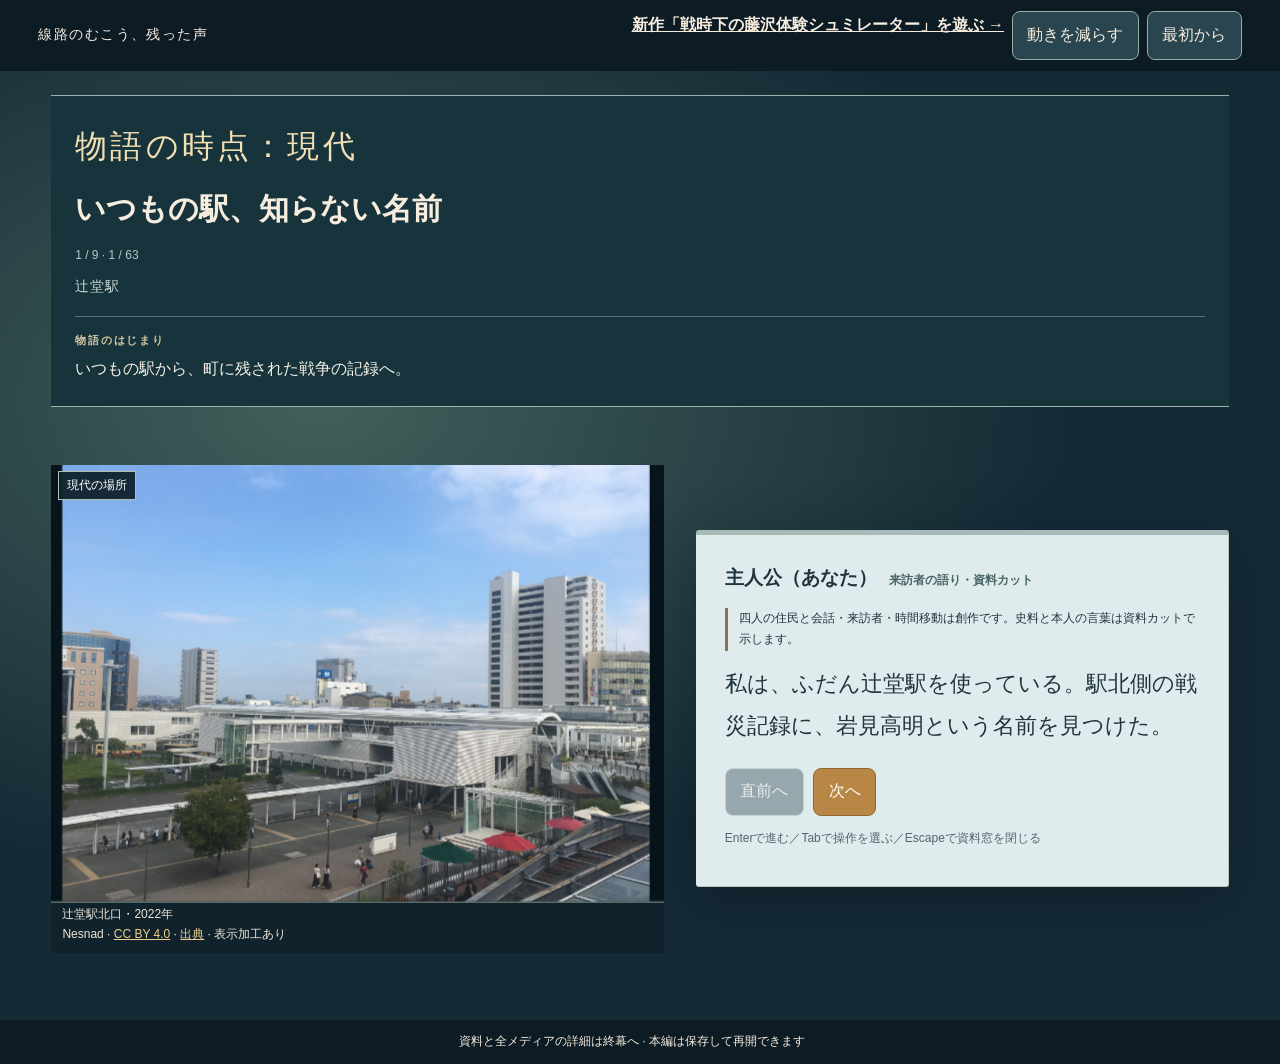
<file: index.html>
<!doctype html><html lang="ja"><head><meta charset="utf-8"><meta name="robots" content="noindex,nofollow"><meta name="viewport" content="width=device-width,initial-scale=1"><title>線路のむこう、残った声</title><link rel="stylesheet" href="style.css"></head><body><header><a class="skip" href="#main">本文へ</a><span>線路のむこう、残った声</span><nav aria-label="表示と保存"><a href="play/" style="color:inherit;font-weight:bold">新作「戦時下の藤沢体験シュミレーター」を遊ぶ →</a><button id="motion" aria-pressed="false">動きを減らす</button><button id="reset">最初から</button></nav></header><main id="main" tabindex="-1"></main><footer><span>資料と全メディアの詳細は終幕へ · 本編は保存して再開できます</span><span id="storage-status" role="status"></span></footer><dialog id="drawer" aria-labelledby="drawer-title"><h2 id="drawer-title"></h2><div id="drawer-body"></div><button id="close-drawer">本編へ戻る</button></dialog><script src="story.js"></script><script src="app.js"></script></body></html>
</file>
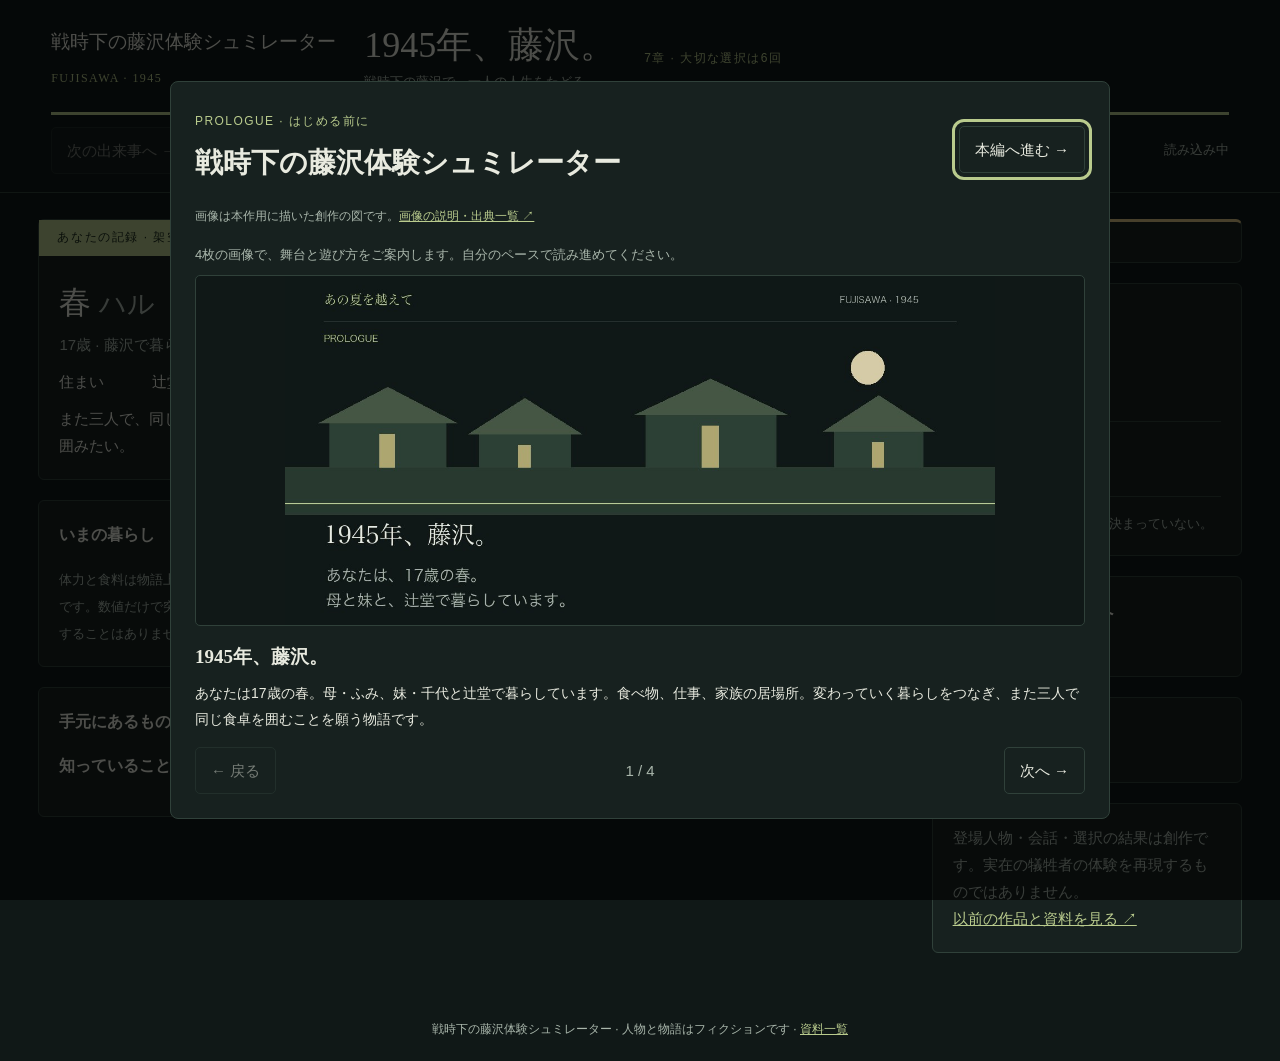
<file: play/index.html>
<!doctype html><html lang="ja"><head><meta charset="utf-8"><meta name="robots" content="noindex,nofollow"><meta name="viewport" content="width=device-width,initial-scale=1"><meta name="description" content="1945年の藤沢を舞台に、一人の少女の暮らしをたどるフィクションの選択ゲーム。"><title>戦時下の藤沢体験シュミレーター</title><link rel="stylesheet" href="style.css"></head><body>
<header><div class="top"><div class="brand">戦時下の藤沢体験シュミレーター<br><span class="tag">FUJISAWA · 1945</span></div><div><div class="date" id="date">1945年、藤沢。</div><small id="location">戦時下の藤沢で、一人の人生をたどる</small></div><span class="tag" id="chapter">7章 · 大切な選択は6回</span></div><div class="track"><i id="progress"></i></div><div class="controls"><button id="next" disabled>次の出来事へ →</button><button id="auto" aria-pressed="true">Ⅱ 一時停止</button><button id="speed">読む速さ：標準</button><button id="reset">最初から</button><button id="opening">オープニング</button><button id="historyQuick">地図・地域の記録</button><button id="about">作品と資料</button><small id="timeState">読み込み中</small></div></header>
<main class="layout"><aside class="left"><section class="card identity"><div class="ribbon">あなたの記録 · 架空の人物</div><div class="name">春 <small>ハル</small></div><p class="muted">17歳 · 藤沢で暮らす少女</p><div class="row"><span>住まい</span><span>辻堂の借家</span></div><p>また三人で、同じ食卓を囲みたい。</p></section><section class="card"><h2>いまの暮らし</h2><div id="stats"></div><small>体力と食料は物語上の目安です。数値だけで突然死亡することはありません。</small></section><section class="card possessions"><h2>手元にあるもの</h2><ul id="items"></ul><h2>知っていること・約束</h2><ul id="knowledge"></ul></section></aside>
<div class="center"><div class="scene" role="img" aria-label="藤沢の暮らしをイメージした創作の風景"><div class="sun"></div><div class="houses"><i class="house"></i><i class="house"></i><i class="house"></i></div><div class="pole"></div></div><div class="scene-caption" id="sceneCaption">1945年の藤沢を舞台にしたフィクション</div><article class="card" id="story" aria-live="polite" tabindex="-1"><p>物語を読み込んでいます。</p></article><section class="card"><h2>あなたが過ごした日々</h2><ol class="log" id="log"></ol></section></div>
<aside class="right"><section class="card history-panel" id="historyPanel" aria-label="このころの藤沢"></section><section class="card"><h2>家族と暮らし</h2><div class="family">母・ふみ <small id="mother">針仕事で家計を支える。</small></div><div class="family">妹・千代 <small id="sister">9歳。絵を描くのが好き。</small></div><p id="promise" class="muted">まだ、離れたときの約束は決まっていない。</p></section><section class="card"><h2>春から、次の暮らしへ</h2><div class="dots" id="dots"></div><p id="chapterText" class="muted"></p></section><section class="card"><h2>この場面の資料</h2><div id="fact"></div></section><section class="card"><p class="muted">登場人物・会話・選択の結果は創作です。実在の犠牲者の体験を再現するものではありません。</p><a href="../index.html">以前の作品と資料を見る ↗</a></section></aside></main>
<dialog id="historyDialog" aria-labelledby="historyTitle"><div class="history-modal-heading"><div><span class="history-eyebrow">FICTION / HISTORY</span><h2 id="historyTitle">地図で知る、藤沢の戦争と暮らし</h2></div><button id="closeHistory">物語に戻る</button></div><p class="history-pause">資料を開いている間、物語は止まっています。</p><div id="historyDetail"></div></dialog>
<dialog id="aboutDialog"><h2>戦時下の藤沢体験シュミレーター</h2><p>1945年の藤沢を舞台にした、主人公一人の選択ゲームです。春は母・ふみ、妹・千代と暮らす架空の少女です。旧作品に登場する人物の実話や続編ではありません。</p><p>場所と確認できる歴史上の出来事を土台にしています。人物・会話・私的な事故・日々の日付・戦後の暮らしは創作です。画面の「資料」で、歴史の記録と物語を分けています。</p><p>大きな結末は、生き延びたあとの仕事4種類と病気による死の1種類です。家族がどこで暮らすかは、後日談に反映されます。病気の経過は創作で、実際の患者の転帰を予測するものではありません。</p><p>物語は自動で進みます。選ぶのは重要な6場面だけで、選ぶまで必ず止まります。持ち物や情報によって、その間の出来事も変わります。「一時停止」「読む速さ」「次へ」で、自分のペースに合わせられます。別のタブや資料を開いている間は進みません。</p><p>進行はこのブラウザに保存します。この版は物語と一部の分岐を改めたため、以前の版とは別の進行として最初から始まります。以前の保存データは消していません。「最初から」で今回の進行を消してやり直せます。過去のプレイ記録は別に蓄積しません。</p><h3>画像・地図について</h3><p>オープニングの4枚（G1〜G4）と本編の背景（G5）は、本作用にプログラムで描いた創作の図です。当時の写真や、実際の街並みを正確に復元した画像ではありません。地域案内図（G6）も、本作用に描いた概略図です。</p><p><a href="../sources.html#game-images">画像・地図の一覧と制作方法</a> ／ <a href="../sources.html#photo-credits">旧版で使用した写真の出典・撮影者・利用条件</a></p><h3>資料と制作</h3><div id="sourceList"></div><p>体験設計の参考：<a href="https://1in8b.life/ja/" target="_blank" rel="noopener">80億分の1</a>。文章と画面は本作向けに制作。設計はChatGPTとClaudeのレビューをもとに構成しています。</p><button id="closeAbout">閉じる</button></dialog>
<dialog id="resetDialog"><h2>最初からやり直しますか？</h2><p>このプレイの進行と記録を消し、4月6日から始めます。</p><button id="confirmReset">最初から始める</button> <button id="cancelReset">戻る</button></dialog>
<dialog id="introDialog" aria-labelledby="introTitle">
<div class="intro-heading"><div><span class="tag">PROLOGUE · はじめる前に</span><h2 id="introTitle">戦時下の藤沢体験シュミレーター</h2></div><button id="skipIntro">本編へ進む →</button></div>
<p class="source muted">画像は本作用に描いた創作の図です。<a href="../sources.html#game-images" target="_blank" rel="noopener">画像の説明・出典一覧 ↗</a></p><p class="intro-summary">4枚の画像で、舞台と遊び方をご案内します。自分のペースで読み進めてください。</p>
<img id="introImage" src="media/opening-1.jpg" alt="1945年の藤沢をイメージした町並み" width="1280" height="630">
<div class="intro-copy" aria-live="polite"><h3 id="introCardTitle"></h3><p id="introCardText"></p></div>
<div class="intro-actions"><button id="prevIntro">← 戻る</button><span id="introCount" class="muted"></span><button id="nextIntro">次へ →</button></div>
</dialog><footer>戦時下の藤沢体験シュミレーター · 人物と物語はフィクションです · <a href="../sources.html">資料一覧</a></footer><script src="engine.js"></script><script src="history.js"></script><script src="ui.js"></script></body></html>
</file>
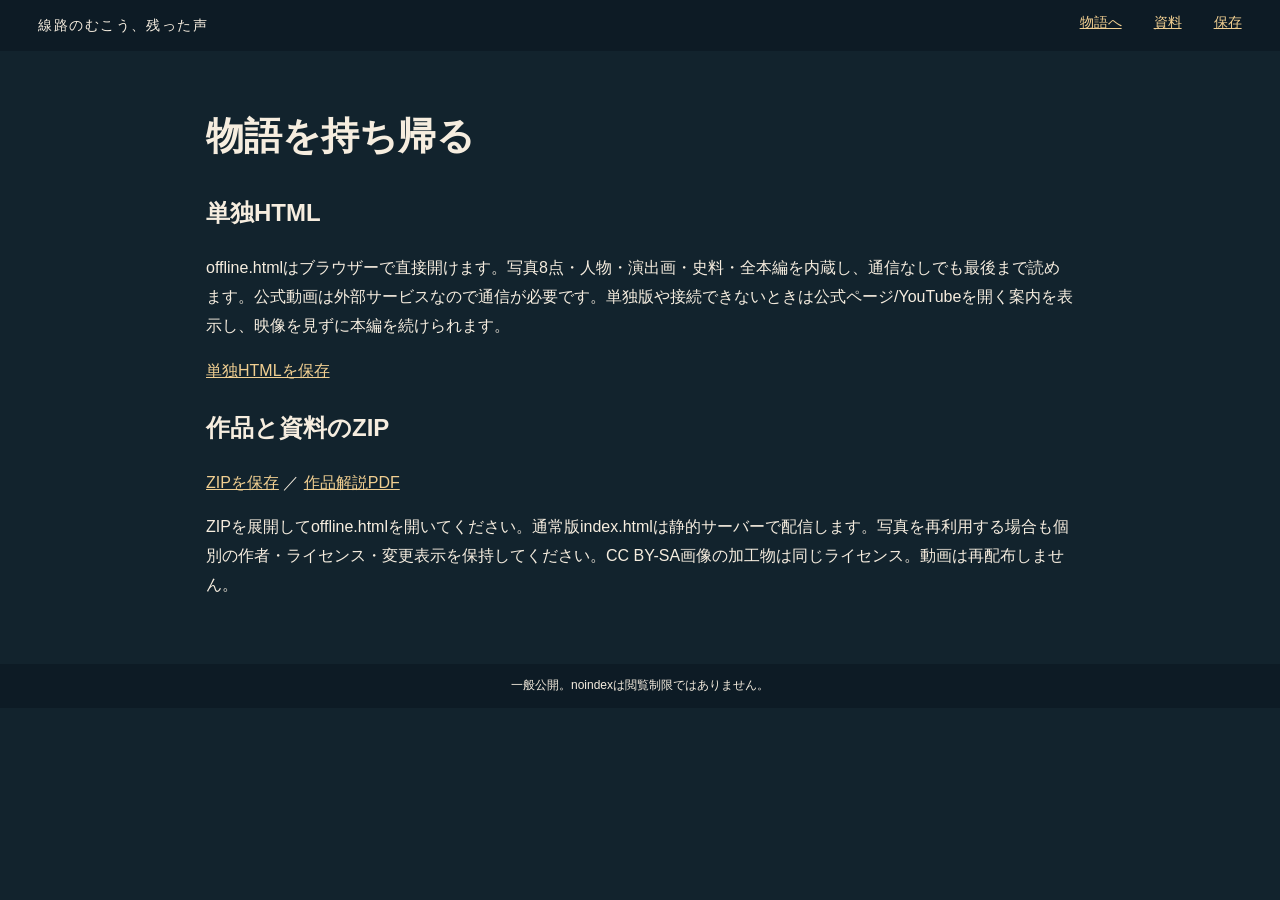
<file: downloads.html>
<!doctype html><html lang="ja"><meta charset="utf-8"><meta name="viewport" content="width=device-width,initial-scale=1"><meta name="robots" content="noindex,nofollow"><title>物語を持ち帰る｜線路のむこう、残った声</title><link rel="stylesheet" href="style.css"><style>.materials{max-width:900px;margin:2rem auto;padding:1rem;overflow-wrap:anywhere}.materials article{border-top:1px solid #73838b;padding:1rem 0}.materials h1{font-size:clamp(1.6rem,5vw,2.4rem)}.materials small{color:#c8d2cf}header nav{flex-wrap:wrap}header a{font-size:.85rem}</style><body><header><span>線路のむこう、残った声</span><nav><a href="index.html">物語へ</a>　<a href="materials.html">資料</a>　<a href="downloads.html">保存</a></nav></header><main class="materials"><h1>物語を持ち帰る</h1><h2>単独HTML</h2><p>offline.htmlはブラウザーで直接開けます。写真8点・人物・演出画・史料・全本編を内蔵し、通信なしでも最後まで読めます。公式動画は外部サービスなので通信が必要です。単独版や接続できないときは公式ページ/YouTubeを開く案内を表示し、映像を見ずに本編を続けられます。</p><a href="offline.html" download="fujisawa-story-offline.html">単独HTMLを保存</a><h2>作品と資料のZIP</h2><a href="fujisawa1945-public.zip" download>ZIPを保存</a> ／ <a href="materials/explanation.pdf">作品解説PDF</a><p>ZIPを展開してoffline.htmlを開いてください。通常版index.htmlは静的サーバーで配信します。写真を再利用する場合も個別の作者・ライセンス・変更表示を保持してください。CC BY-SA画像の加工物は同じライセンス。動画は再配布しません。</p></main><footer>一般公開。noindexは閲覧制限ではありません。</footer></body></html>
</file>
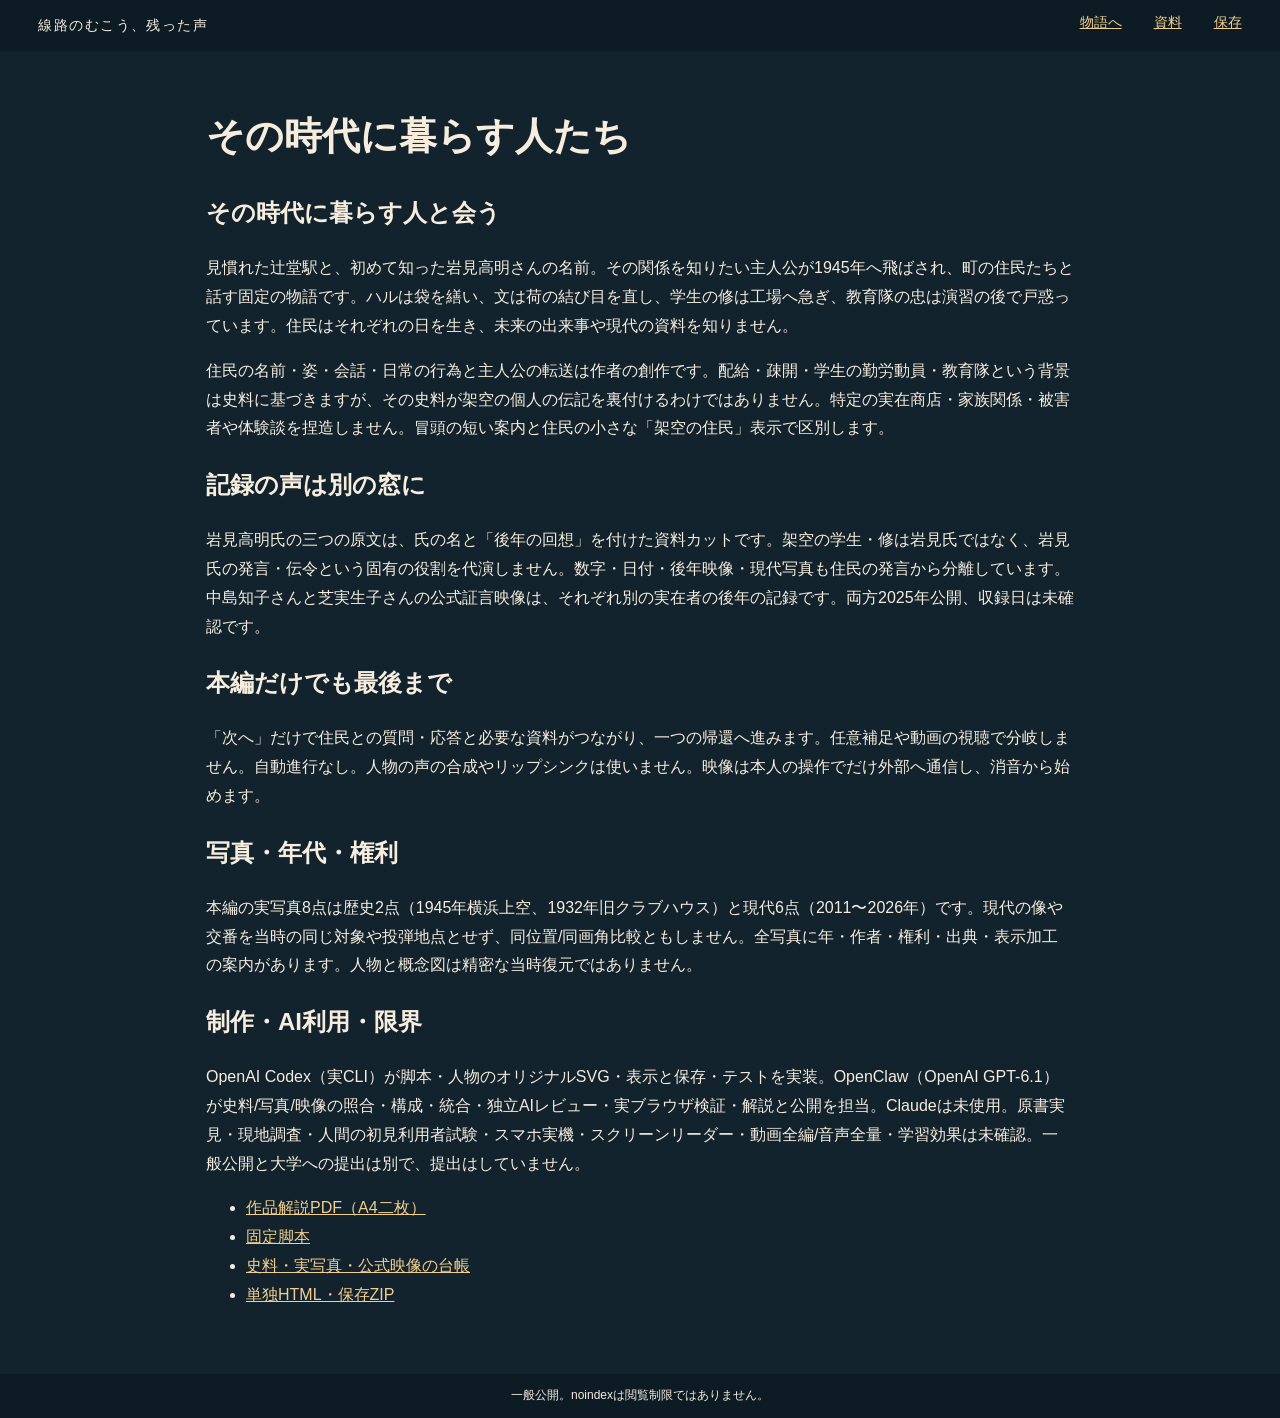
<file: materials.html>
<!doctype html><html lang="ja"><meta charset="utf-8"><meta name="viewport" content="width=device-width,initial-scale=1"><meta name="robots" content="noindex,nofollow"><title>その時代に暮らす人たち｜線路のむこう、残った声</title><link rel="stylesheet" href="style.css"><style>.materials{max-width:900px;margin:2rem auto;padding:1rem;overflow-wrap:anywhere}.materials article{border-top:1px solid #73838b;padding:1rem 0}.materials h1{font-size:clamp(1.6rem,5vw,2.4rem)}.materials small{color:#c8d2cf}header nav{flex-wrap:wrap}header a{font-size:.85rem}</style><body><header><span>線路のむこう、残った声</span><nav><a href="index.html">物語へ</a>　<a href="materials.html">資料</a>　<a href="downloads.html">保存</a></nav></header><main class="materials"><h1>その時代に暮らす人たち</h1><h2>その時代に暮らす人と会う</h2><p>見慣れた辻堂駅と、初めて知った岩見高明さんの名前。その関係を知りたい主人公が1945年へ飛ばされ、町の住民たちと話す固定の物語です。ハルは袋を繕い、文は荷の結び目を直し、学生の修は工場へ急ぎ、教育隊の忠は演習の後で戸惑っています。住民はそれぞれの日を生き、未来の出来事や現代の資料を知りません。</p><p>住民の名前・姿・会話・日常の行為と主人公の転送は作者の創作です。配給・疎開・学生の勤労動員・教育隊という背景は史料に基づきますが、その史料が架空の個人の伝記を裏付けるわけではありません。特定の実在商店・家族関係・被害者や体験談を捏造しません。冒頭の短い案内と住民の小さな「架空の住民」表示で区別します。</p><h2>記録の声は別の窓に</h2><p>岩見高明氏の三つの原文は、氏の名と「後年の回想」を付けた資料カットです。架空の学生・修は岩見氏ではなく、岩見氏の発言・伝令という固有の役割を代演しません。数字・日付・後年映像・現代写真も住民の発言から分離しています。中島知子さんと芝実生子さんの公式証言映像は、それぞれ別の実在者の後年の記録です。両方2025年公開、収録日は未確認です。</p><h2>本編だけでも最後まで</h2><p>「次へ」だけで住民との質問・応答と必要な資料がつながり、一つの帰還へ進みます。任意補足や動画の視聴で分岐しません。自動進行なし。人物の声の合成やリップシンクは使いません。映像は本人の操作でだけ外部へ通信し、消音から始めます。</p><h2>写真・年代・権利</h2><p>本編の実写真8点は歴史2点（1945年横浜上空、1932年旧クラブハウス）と現代6点（2011〜2026年）です。現代の像や交番を当時の同じ対象や投弾地点とせず、同位置/同画角比較ともしません。全写真に年・作者・権利・出典・表示加工の案内があります。人物と概念図は精密な当時復元ではありません。</p><h2>制作・AI利用・限界</h2><p>OpenAI Codex（実CLI）が脚本・人物のオリジナルSVG・表示と保存・テストを実装。OpenClaw（OpenAI GPT-6.1）が史料/写真/映像の照合・構成・統合・独立AIレビュー・実ブラウザ検証・解説と公開を担当。Claudeは未使用。原書実見・現地調査・人間の初見利用者試験・スマホ実機・スクリーンリーダー・動画全編/音声全量・学習効果は未確認。一般公開と大学への提出は別で、提出はしていません。</p><ul><li><a href="materials/explanation.pdf">作品解説PDF（A4二枚）</a></li><li><a href="scenario.html">固定脚本</a></li><li><a href="sources.html">史料・実写真・公式映像の台帳</a></li><li><a href="downloads.html">単独HTML・保存ZIP</a></li></ul></main><footer>一般公開。noindexは閲覧制限ではありません。</footer></body></html>
</file>
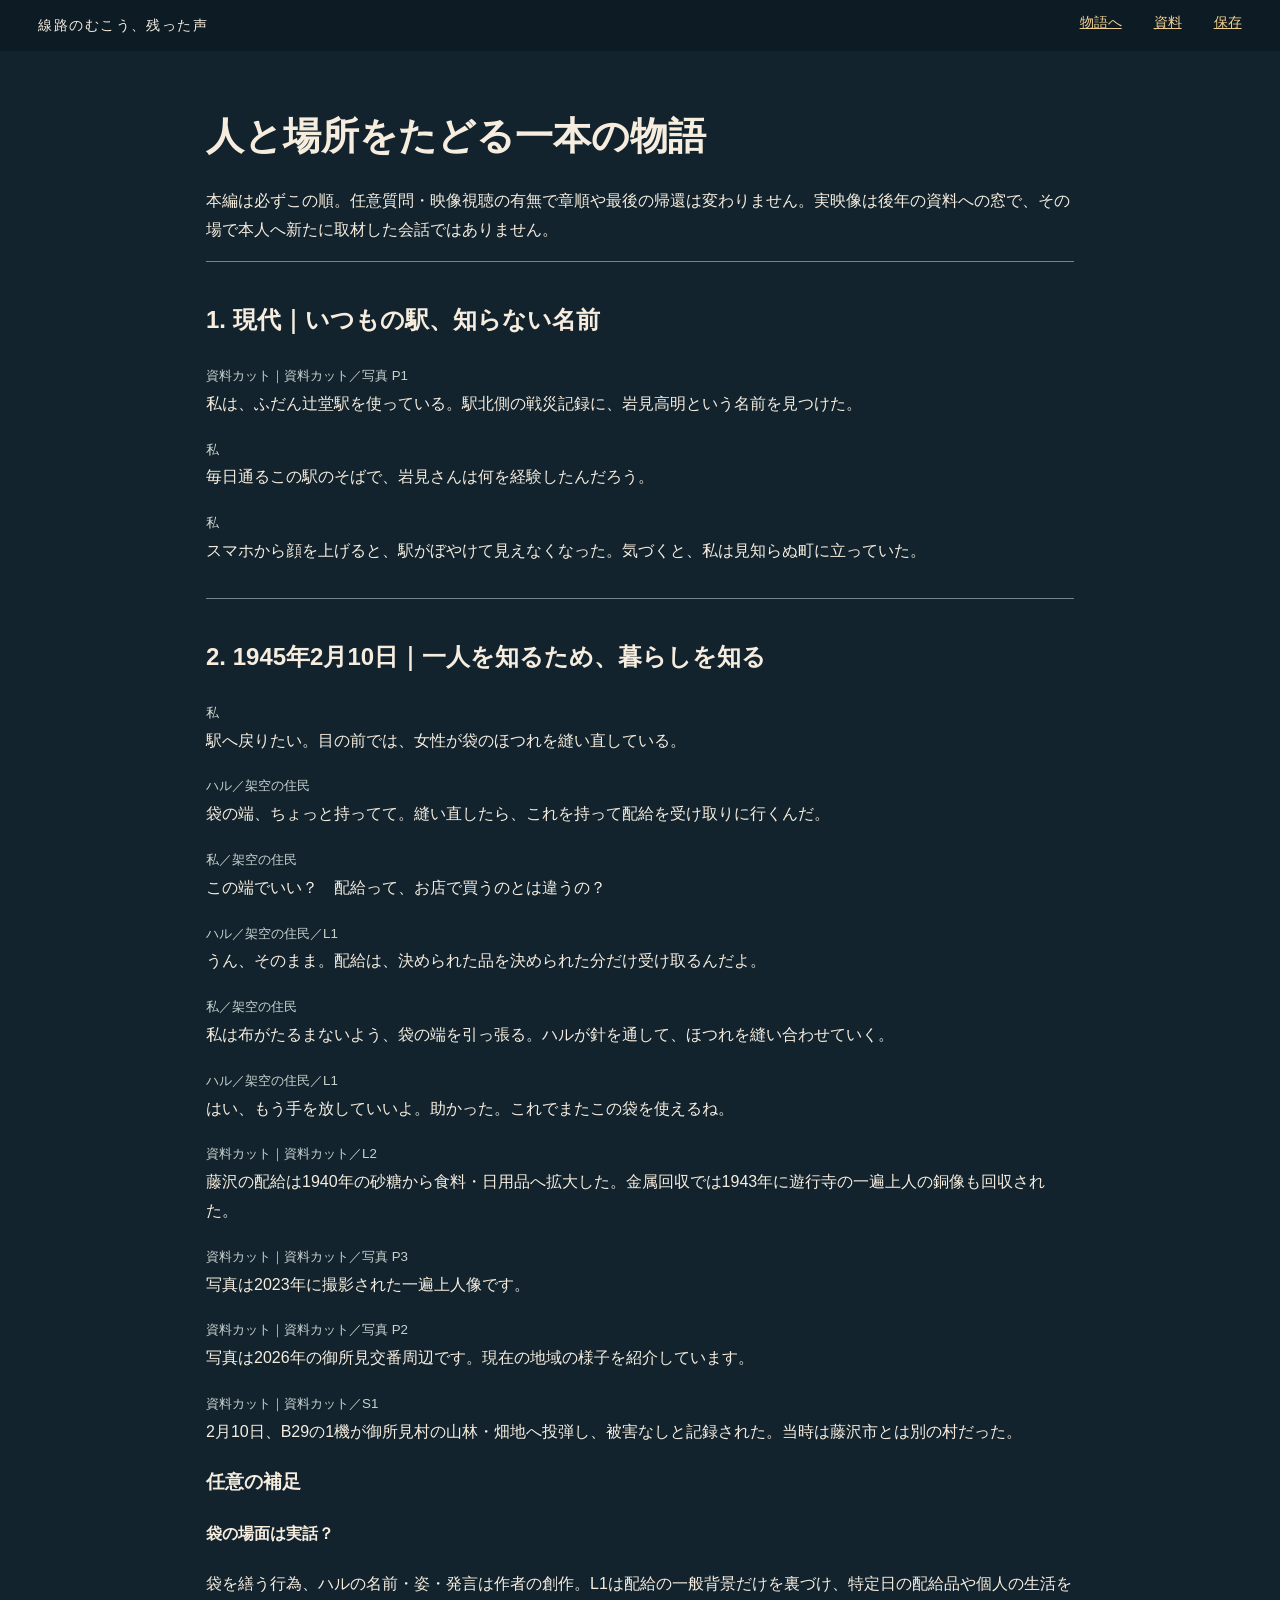
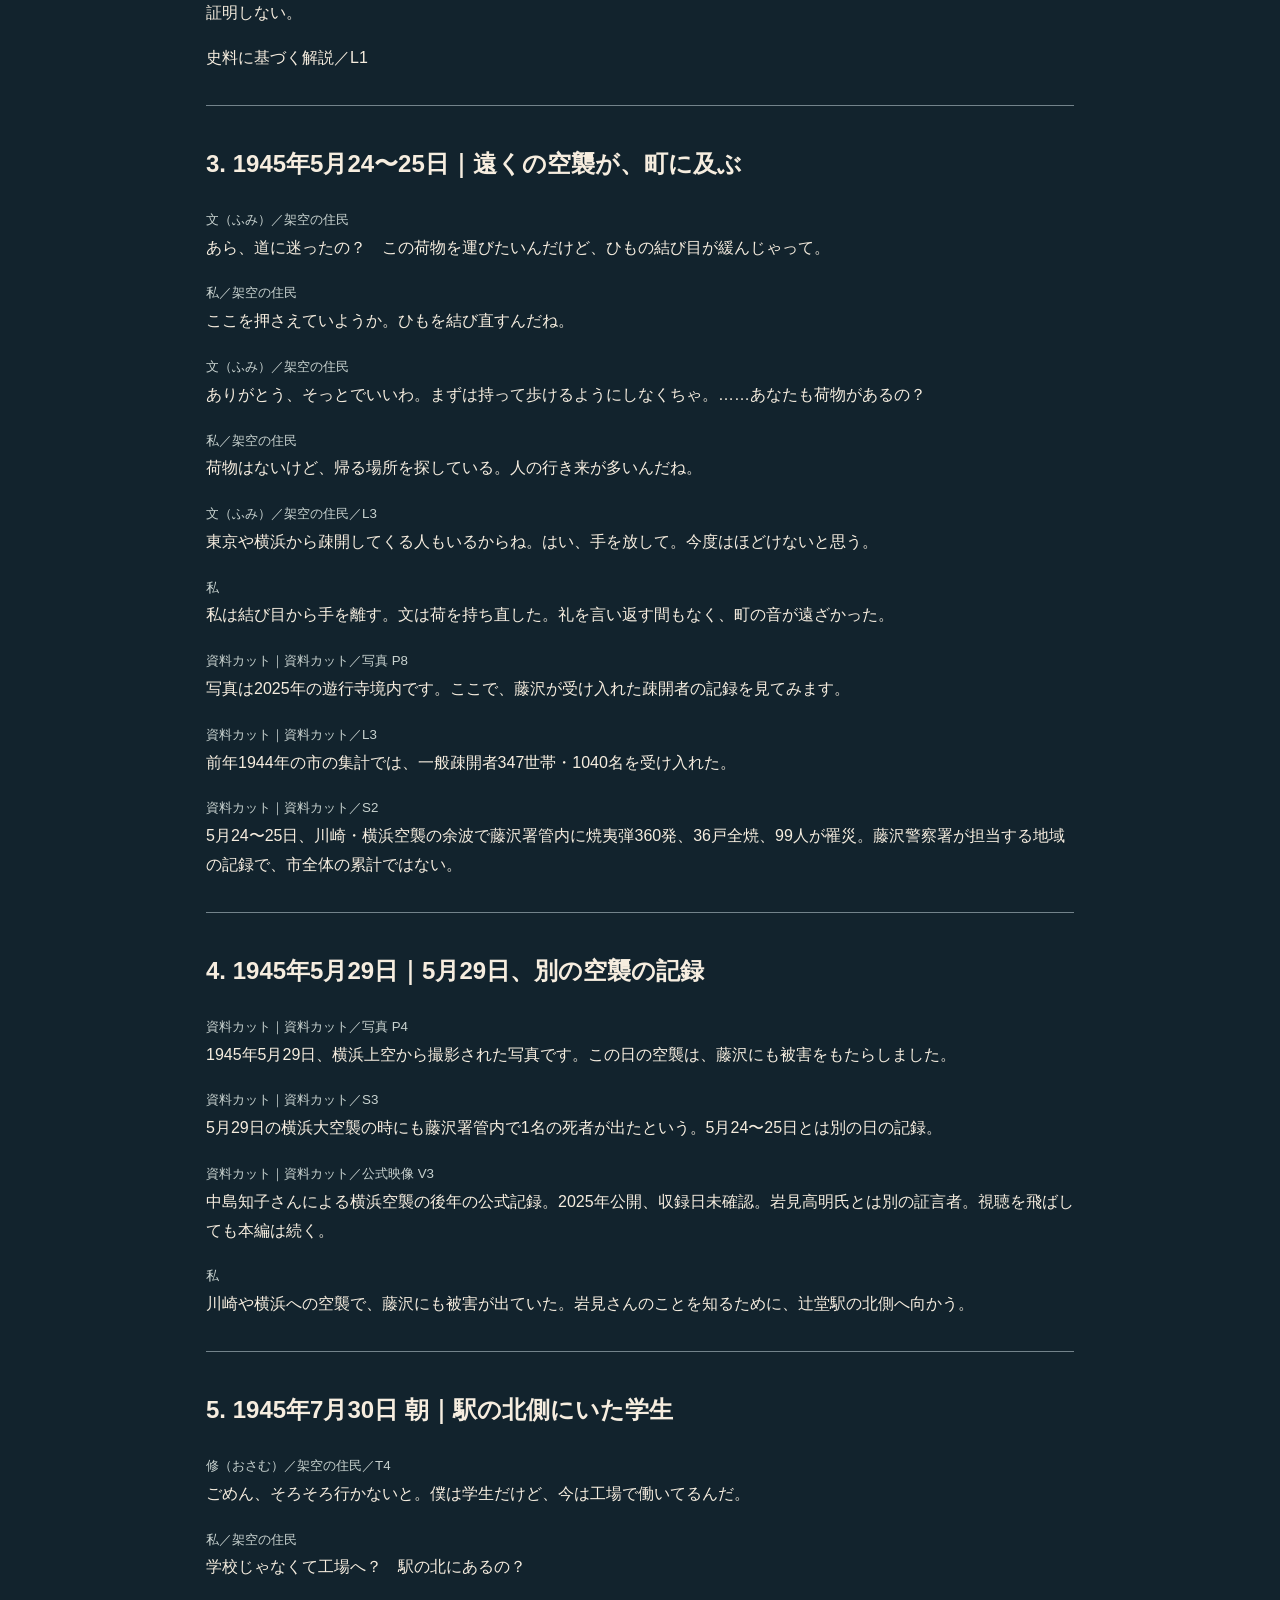
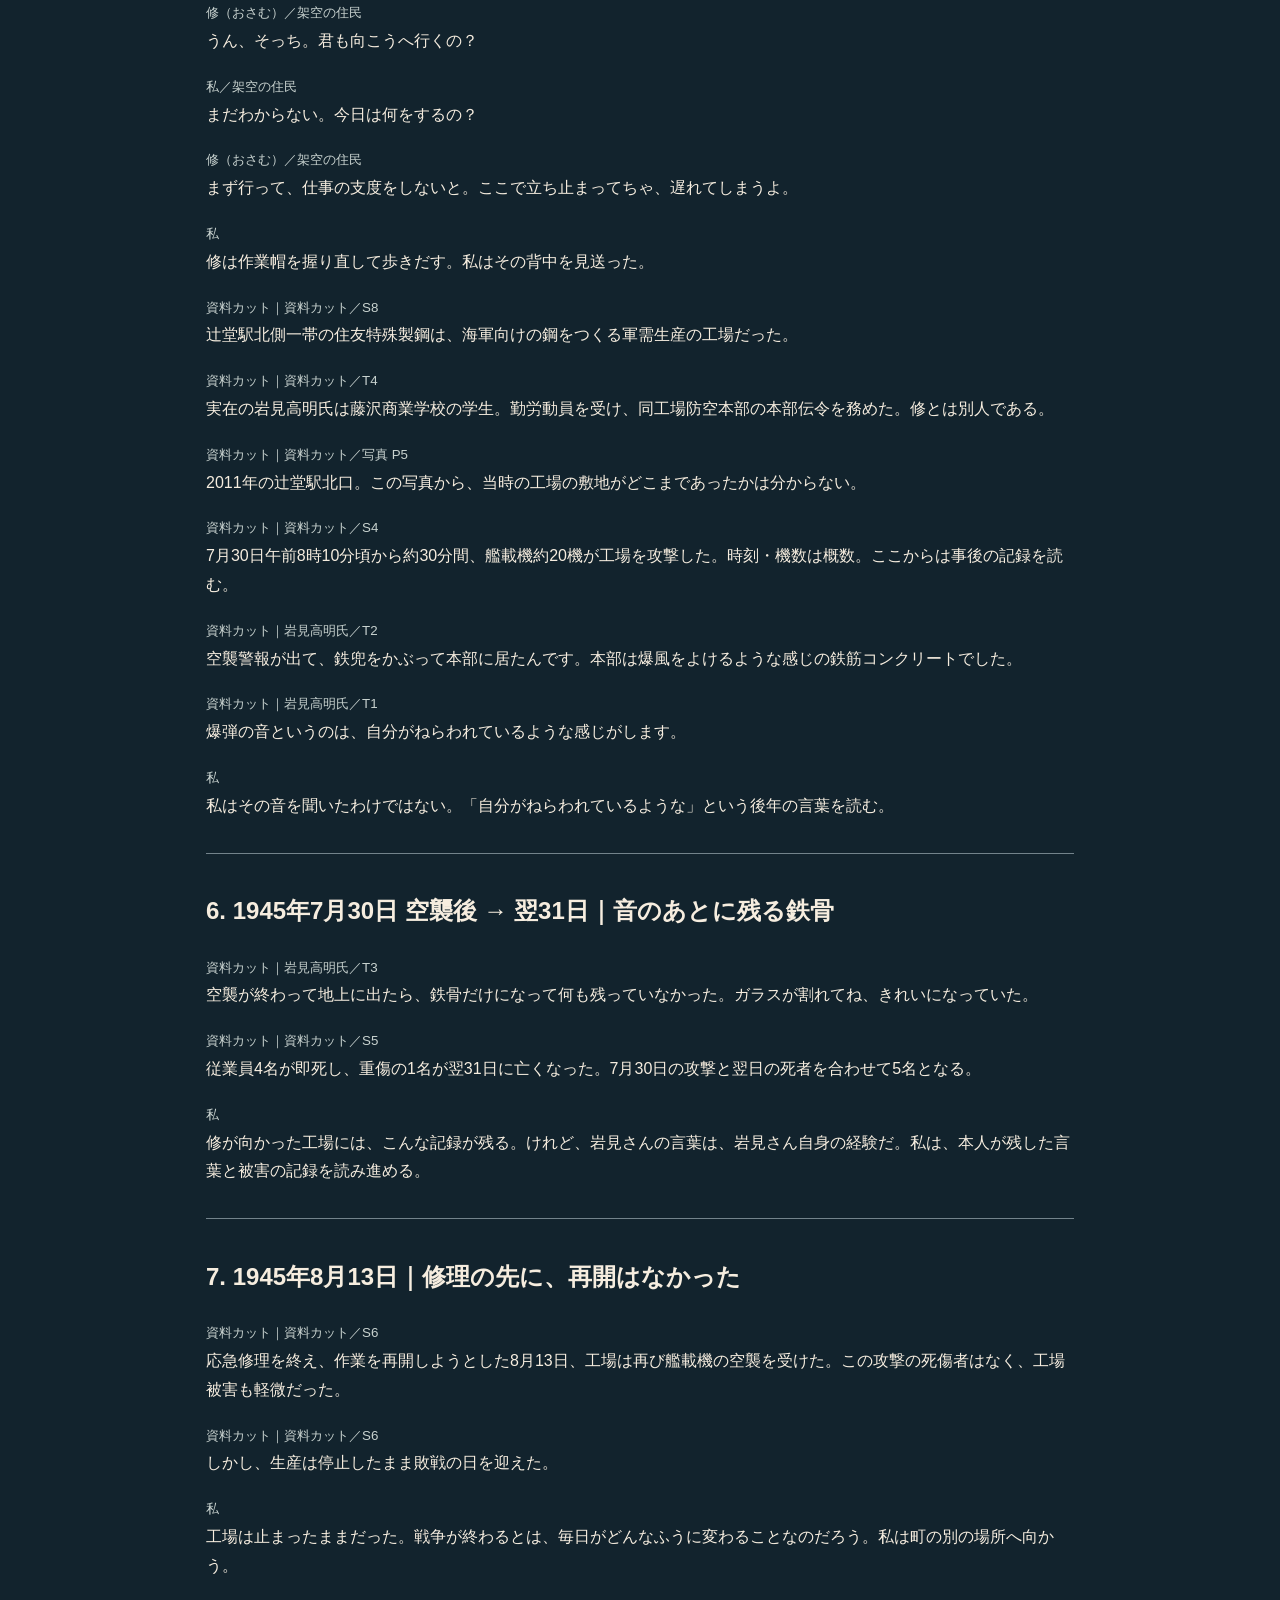
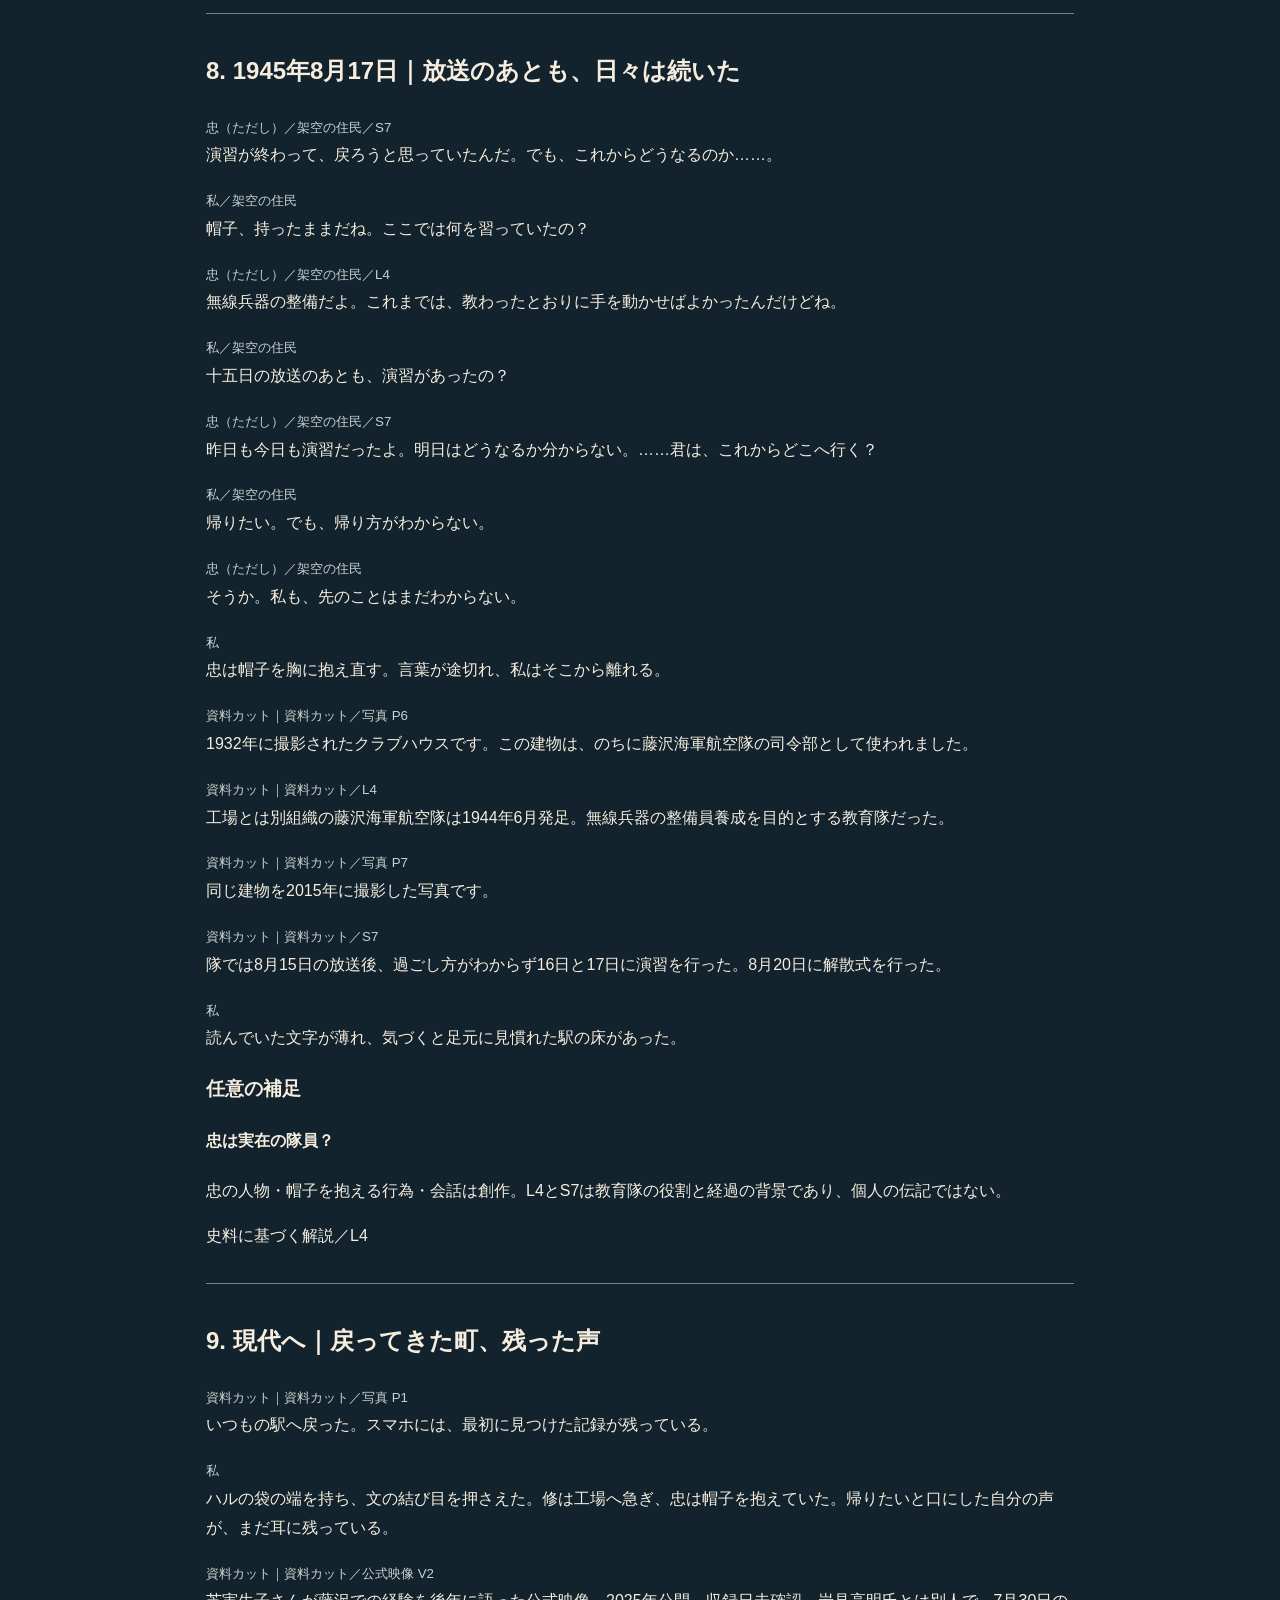
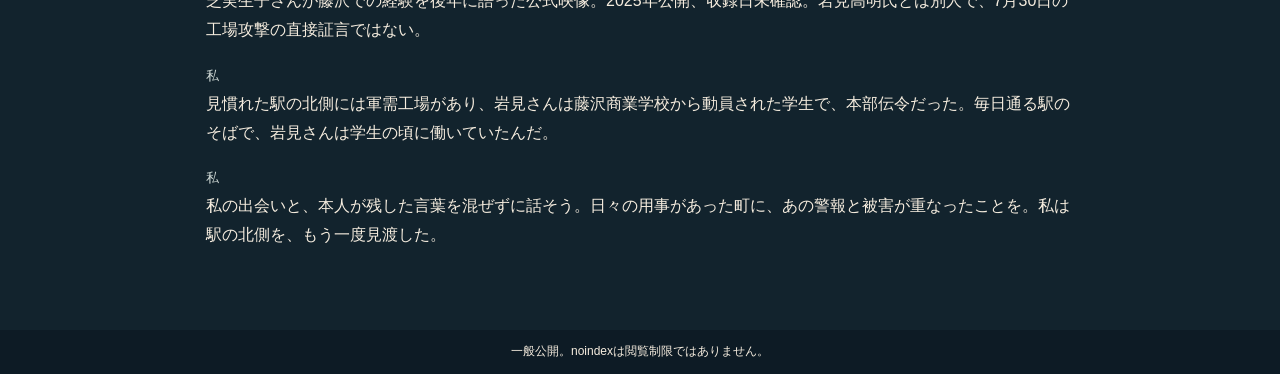
<file: scenario.html>
<!doctype html><html lang="ja"><meta charset="utf-8"><meta name="viewport" content="width=device-width,initial-scale=1"><meta name="robots" content="noindex,nofollow"><title>人と場所をたどる一本の物語｜線路のむこう、残った声</title><link rel="stylesheet" href="style.css"><style>.materials{max-width:900px;margin:2rem auto;padding:1rem;overflow-wrap:anywhere}.materials article{border-top:1px solid #73838b;padding:1rem 0}.materials h1{font-size:clamp(1.6rem,5vw,2.4rem)}.materials small{color:#c8d2cf}header nav{flex-wrap:wrap}header a{font-size:.85rem}</style><body><header><span>線路のむこう、残った声</span><nav><a href="index.html">物語へ</a>　<a href="materials.html">資料</a>　<a href="downloads.html">保存</a></nav></header><main class="materials"><h1>人と場所をたどる一本の物語</h1><p>本編は必ずこの順。任意質問・映像視聴の有無で章順や最後の帰還は変わりません。実映像は後年の資料への窓で、その場で本人へ新たに取材した会話ではありません。</p><article><h2>1. 現代｜いつもの駅、知らない名前</h2><p><small>資料カット｜資料カット／写真 P1</small><br>私は、ふだん辻堂駅を使っている。駅北側の戦災記録に、岩見高明という名前を見つけた。</p><p><small>私</small><br>毎日通るこの駅のそばで、岩見さんは何を経験したんだろう。</p><p><small>私</small><br>スマホから顔を上げると、駅がぼやけて見えなくなった。気づくと、私は見知らぬ町に立っていた。</p></article><article><h2>2. 1945年2月10日｜一人を知るため、暮らしを知る</h2><p><small>私</small><br>駅へ戻りたい。目の前では、女性が袋のほつれを縫い直している。</p><p><small>ハル／架空の住民</small><br>袋の端、ちょっと持ってて。縫い直したら、これを持って配給を受け取りに行くんだ。</p><p><small>私／架空の住民</small><br>この端でいい？　配給って、お店で買うのとは違うの？</p><p><small>ハル／架空の住民／L1</small><br>うん、そのまま。配給は、決められた品を決められた分だけ受け取るんだよ。</p><p><small>私／架空の住民</small><br>私は布がたるまないよう、袋の端を引っ張る。ハルが針を通して、ほつれを縫い合わせていく。</p><p><small>ハル／架空の住民／L1</small><br>はい、もう手を放していいよ。助かった。これでまたこの袋を使えるね。</p><p><small>資料カット｜資料カット／L2</small><br>藤沢の配給は1940年の砂糖から食料・日用品へ拡大した。金属回収では1943年に遊行寺の一遍上人の銅像も回収された。</p><p><small>資料カット｜資料カット／写真 P3</small><br>写真は2023年に撮影された一遍上人像です。</p><p><small>資料カット｜資料カット／写真 P2</small><br>写真は2026年の御所見交番周辺です。現在の地域の様子を紹介しています。</p><p><small>資料カット｜資料カット／S1</small><br>2月10日、B29の1機が御所見村の山林・畑地へ投弾し、被害なしと記録された。当時は藤沢市とは別の村だった。</p><h3>任意の補足</h3><h4>袋の場面は実話？</h4><p>袋を繕う行為、ハルの名前・姿・発言は作者の創作。L1は配給の一般背景だけを裏づけ、特定日の配給品や個人の生活を証明しない。</p><p>史料に基づく解説／L1</p></article><article><h2>3. 1945年5月24〜25日｜遠くの空襲が、町に及ぶ</h2><p><small>文（ふみ）／架空の住民</small><br>あら、道に迷ったの？　この荷物を運びたいんだけど、ひもの結び目が緩んじゃって。</p><p><small>私／架空の住民</small><br>ここを押さえていようか。ひもを結び直すんだね。</p><p><small>文（ふみ）／架空の住民</small><br>ありがとう、そっとでいいわ。まずは持って歩けるようにしなくちゃ。……あなたも荷物があるの？</p><p><small>私／架空の住民</small><br>荷物はないけど、帰る場所を探している。人の行き来が多いんだね。</p><p><small>文（ふみ）／架空の住民／L3</small><br>東京や横浜から疎開してくる人もいるからね。はい、手を放して。今度はほどけないと思う。</p><p><small>私</small><br>私は結び目から手を離す。文は荷を持ち直した。礼を言い返す間もなく、町の音が遠ざかった。</p><p><small>資料カット｜資料カット／写真 P8</small><br>写真は2025年の遊行寺境内です。ここで、藤沢が受け入れた疎開者の記録を見てみます。</p><p><small>資料カット｜資料カット／L3</small><br>前年1944年の市の集計では、一般疎開者347世帯・1040名を受け入れた。</p><p><small>資料カット｜資料カット／S2</small><br>5月24〜25日、川崎・横浜空襲の余波で藤沢署管内に焼夷弾360発、36戸全焼、99人が罹災。藤沢警察署が担当する地域の記録で、市全体の累計ではない。</p></article><article><h2>4. 1945年5月29日｜5月29日、別の空襲の記録</h2><p><small>資料カット｜資料カット／写真 P4</small><br>1945年5月29日、横浜上空から撮影された写真です。この日の空襲は、藤沢にも被害をもたらしました。</p><p><small>資料カット｜資料カット／S3</small><br>5月29日の横浜大空襲の時にも藤沢署管内で1名の死者が出たという。5月24〜25日とは別の日の記録。</p><p><small>資料カット｜資料カット／公式映像 V3</small><br>中島知子さんによる横浜空襲の後年の公式記録。2025年公開、収録日未確認。岩見高明氏とは別の証言者。視聴を飛ばしても本編は続く。</p><p><small>私</small><br>川崎や横浜への空襲で、藤沢にも被害が出ていた。岩見さんのことを知るために、辻堂駅の北側へ向かう。</p></article><article><h2>5. 1945年7月30日 朝｜駅の北側にいた学生</h2><p><small>修（おさむ）／架空の住民／T4</small><br>ごめん、そろそろ行かないと。僕は学生だけど、今は工場で働いてるんだ。</p><p><small>私／架空の住民</small><br>学校じゃなくて工場へ？　駅の北にあるの？</p><p><small>修（おさむ）／架空の住民</small><br>うん、そっち。君も向こうへ行くの？</p><p><small>私／架空の住民</small><br>まだわからない。今日は何をするの？</p><p><small>修（おさむ）／架空の住民</small><br>まず行って、仕事の支度をしないと。ここで立ち止まってちゃ、遅れてしまうよ。</p><p><small>私</small><br>修は作業帽を握り直して歩きだす。私はその背中を見送った。</p><p><small>資料カット｜資料カット／S8</small><br>辻堂駅北側一帯の住友特殊製鋼は、海軍向けの鋼をつくる軍需生産の工場だった。</p><p><small>資料カット｜資料カット／T4</small><br>実在の岩見高明氏は藤沢商業学校の学生。勤労動員を受け、同工場防空本部の本部伝令を務めた。修とは別人である。</p><p><small>資料カット｜資料カット／写真 P5</small><br>2011年の辻堂駅北口。この写真から、当時の工場の敷地がどこまであったかは分からない。</p><p><small>資料カット｜資料カット／S4</small><br>7月30日午前8時10分頃から約30分間、艦載機約20機が工場を攻撃した。時刻・機数は概数。ここからは事後の記録を読む。</p><p><small>資料カット｜岩見高明氏／T2</small><br>空襲警報が出て、鉄兜をかぶって本部に居たんです。本部は爆風をよけるような感じの鉄筋コンクリートでした。</p><p><small>資料カット｜岩見高明氏／T1</small><br>爆弾の音というのは、自分がねらわれているような感じがします。</p><p><small>私</small><br>私はその音を聞いたわけではない。「自分がねらわれているような」という後年の言葉を読む。</p></article><article><h2>6. 1945年7月30日 空襲後 → 翌31日｜音のあとに残る鉄骨</h2><p><small>資料カット｜岩見高明氏／T3</small><br>空襲が終わって地上に出たら、鉄骨だけになって何も残っていなかった。ガラスが割れてね、きれいになっていた。</p><p><small>資料カット｜資料カット／S5</small><br>従業員4名が即死し、重傷の1名が翌31日に亡くなった。7月30日の攻撃と翌日の死者を合わせて5名となる。</p><p><small>私</small><br>修が向かった工場には、こんな記録が残る。けれど、岩見さんの言葉は、岩見さん自身の経験だ。私は、本人が残した言葉と被害の記録を読み進める。</p></article><article><h2>7. 1945年8月13日｜修理の先に、再開はなかった</h2><p><small>資料カット｜資料カット／S6</small><br>応急修理を終え、作業を再開しようとした8月13日、工場は再び艦載機の空襲を受けた。この攻撃の死傷者はなく、工場被害も軽微だった。</p><p><small>資料カット｜資料カット／S6</small><br>しかし、生産は停止したまま敗戦の日を迎えた。</p><p><small>私</small><br>工場は止まったままだった。戦争が終わるとは、毎日がどんなふうに変わることなのだろう。私は町の別の場所へ向かう。</p></article><article><h2>8. 1945年8月17日｜放送のあとも、日々は続いた</h2><p><small>忠（ただし）／架空の住民／S7</small><br>演習が終わって、戻ろうと思っていたんだ。でも、これからどうなるのか……。</p><p><small>私／架空の住民</small><br>帽子、持ったままだね。ここでは何を習っていたの？</p><p><small>忠（ただし）／架空の住民／L4</small><br>無線兵器の整備だよ。これまでは、教わったとおりに手を動かせばよかったんだけどね。</p><p><small>私／架空の住民</small><br>十五日の放送のあとも、演習があったの？</p><p><small>忠（ただし）／架空の住民／S7</small><br>昨日も今日も演習だったよ。明日はどうなるか分からない。……君は、これからどこへ行く？</p><p><small>私／架空の住民</small><br>帰りたい。でも、帰り方がわからない。</p><p><small>忠（ただし）／架空の住民</small><br>そうか。私も、先のことはまだわからない。</p><p><small>私</small><br>忠は帽子を胸に抱え直す。言葉が途切れ、私はそこから離れる。</p><p><small>資料カット｜資料カット／写真 P6</small><br>1932年に撮影されたクラブハウスです。この建物は、のちに藤沢海軍航空隊の司令部として使われました。</p><p><small>資料カット｜資料カット／L4</small><br>工場とは別組織の藤沢海軍航空隊は1944年6月発足。無線兵器の整備員養成を目的とする教育隊だった。</p><p><small>資料カット｜資料カット／写真 P7</small><br>同じ建物を2015年に撮影した写真です。</p><p><small>資料カット｜資料カット／S7</small><br>隊では8月15日の放送後、過ごし方がわからず16日と17日に演習を行った。8月20日に解散式を行った。</p><p><small>私</small><br>読んでいた文字が薄れ、気づくと足元に見慣れた駅の床があった。</p><h3>任意の補足</h3><h4>忠は実在の隊員？</h4><p>忠の人物・帽子を抱える行為・会話は創作。L4とS7は教育隊の役割と経過の背景であり、個人の伝記ではない。</p><p>史料に基づく解説／L4</p></article><article><h2>9. 現代へ｜戻ってきた町、残った声</h2><p><small>資料カット｜資料カット／写真 P1</small><br>いつもの駅へ戻った。スマホには、最初に見つけた記録が残っている。</p><p><small>私</small><br>ハルの袋の端を持ち、文の結び目を押さえた。修は工場へ急ぎ、忠は帽子を抱えていた。帰りたいと口にした自分の声が、まだ耳に残っている。</p><p><small>資料カット｜資料カット／公式映像 V2</small><br>芝実生子さんが藤沢での経験を後年に語った公式映像。2025年公開、収録日未確認。岩見高明氏とは別人で、7月30日の工場攻撃の直接証言ではない。</p><p><small>私</small><br>見慣れた駅の北側には軍需工場があり、岩見さんは藤沢商業学校から動員された学生で、本部伝令だった。毎日通る駅のそばで、岩見さんは学生の頃に働いていたんだ。</p><p><small>私</small><br>私の出会いと、本人が残した言葉を混ぜずに話そう。日々の用事があった町に、あの警報と被害が重なったことを。私は駅の北側を、もう一度見渡した。</p></article></main><footer>一般公開。noindexは閲覧制限ではありません。</footer></body></html>
</file>
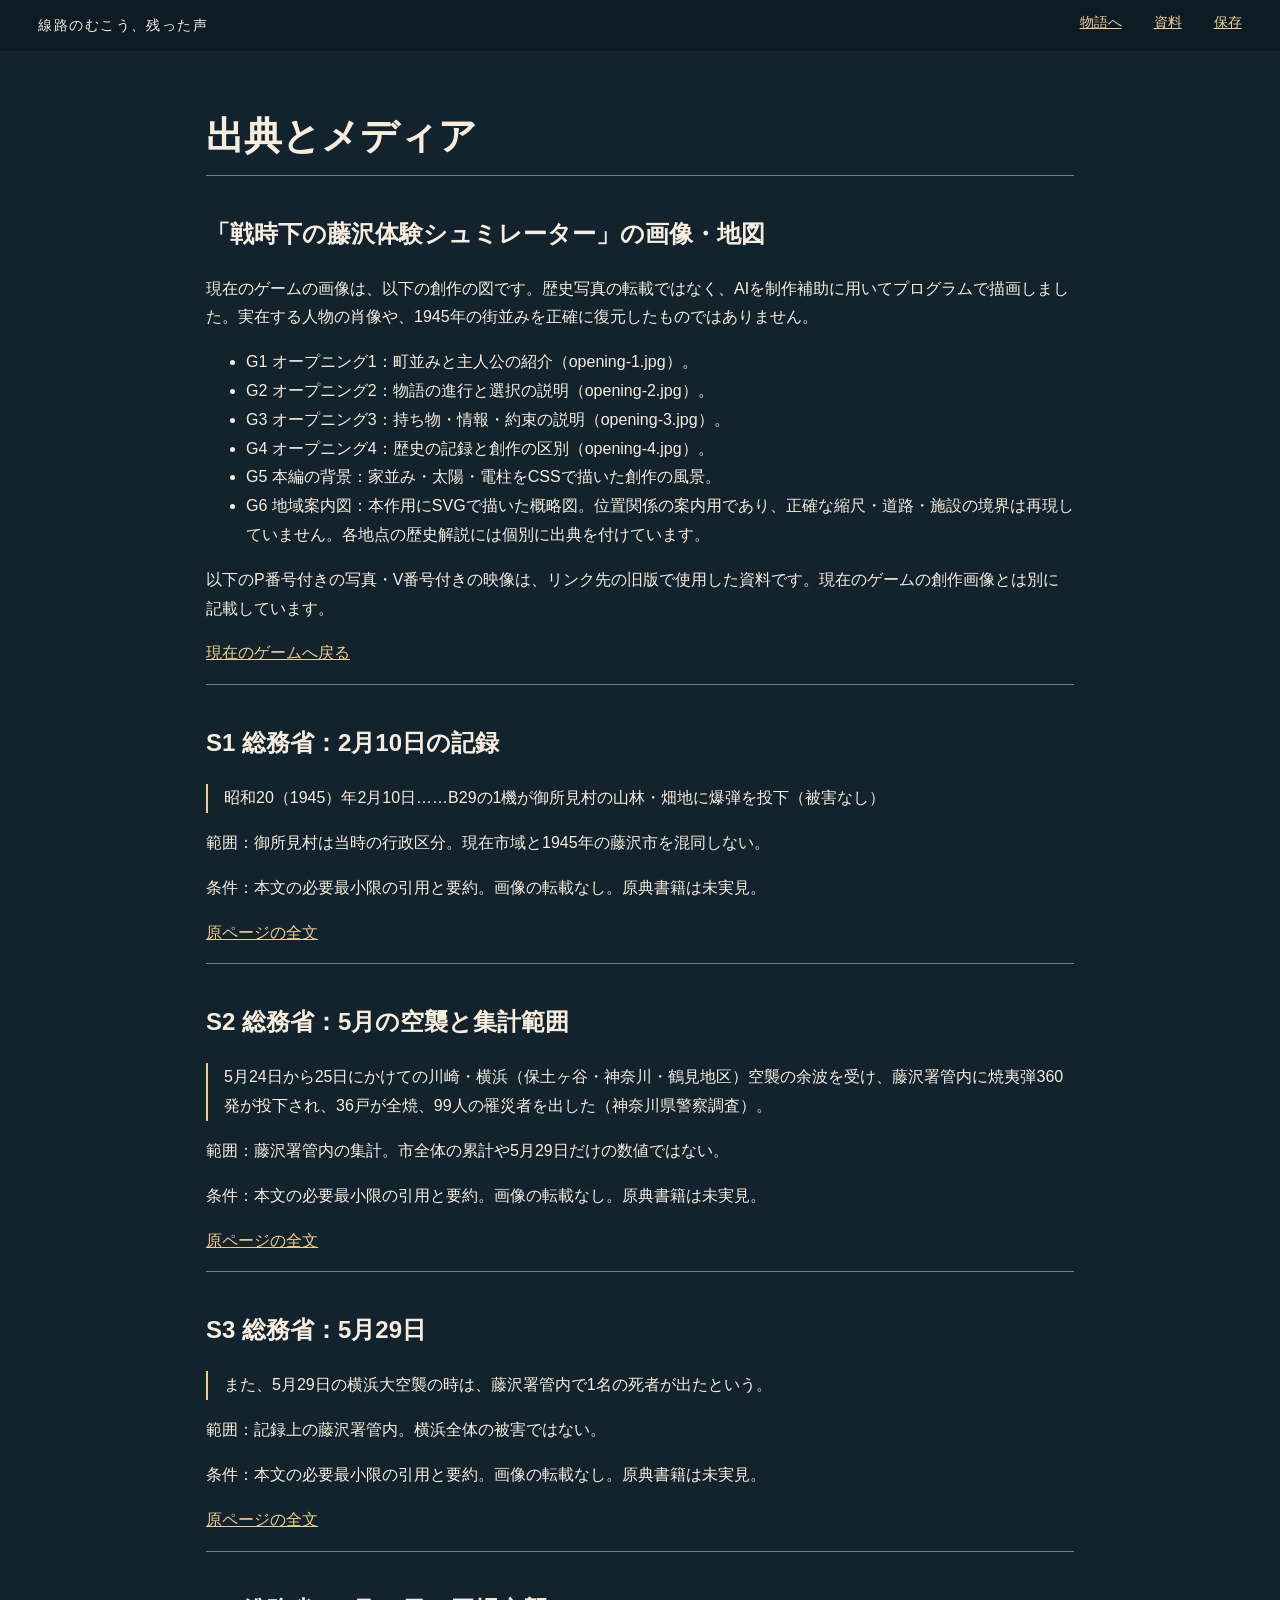
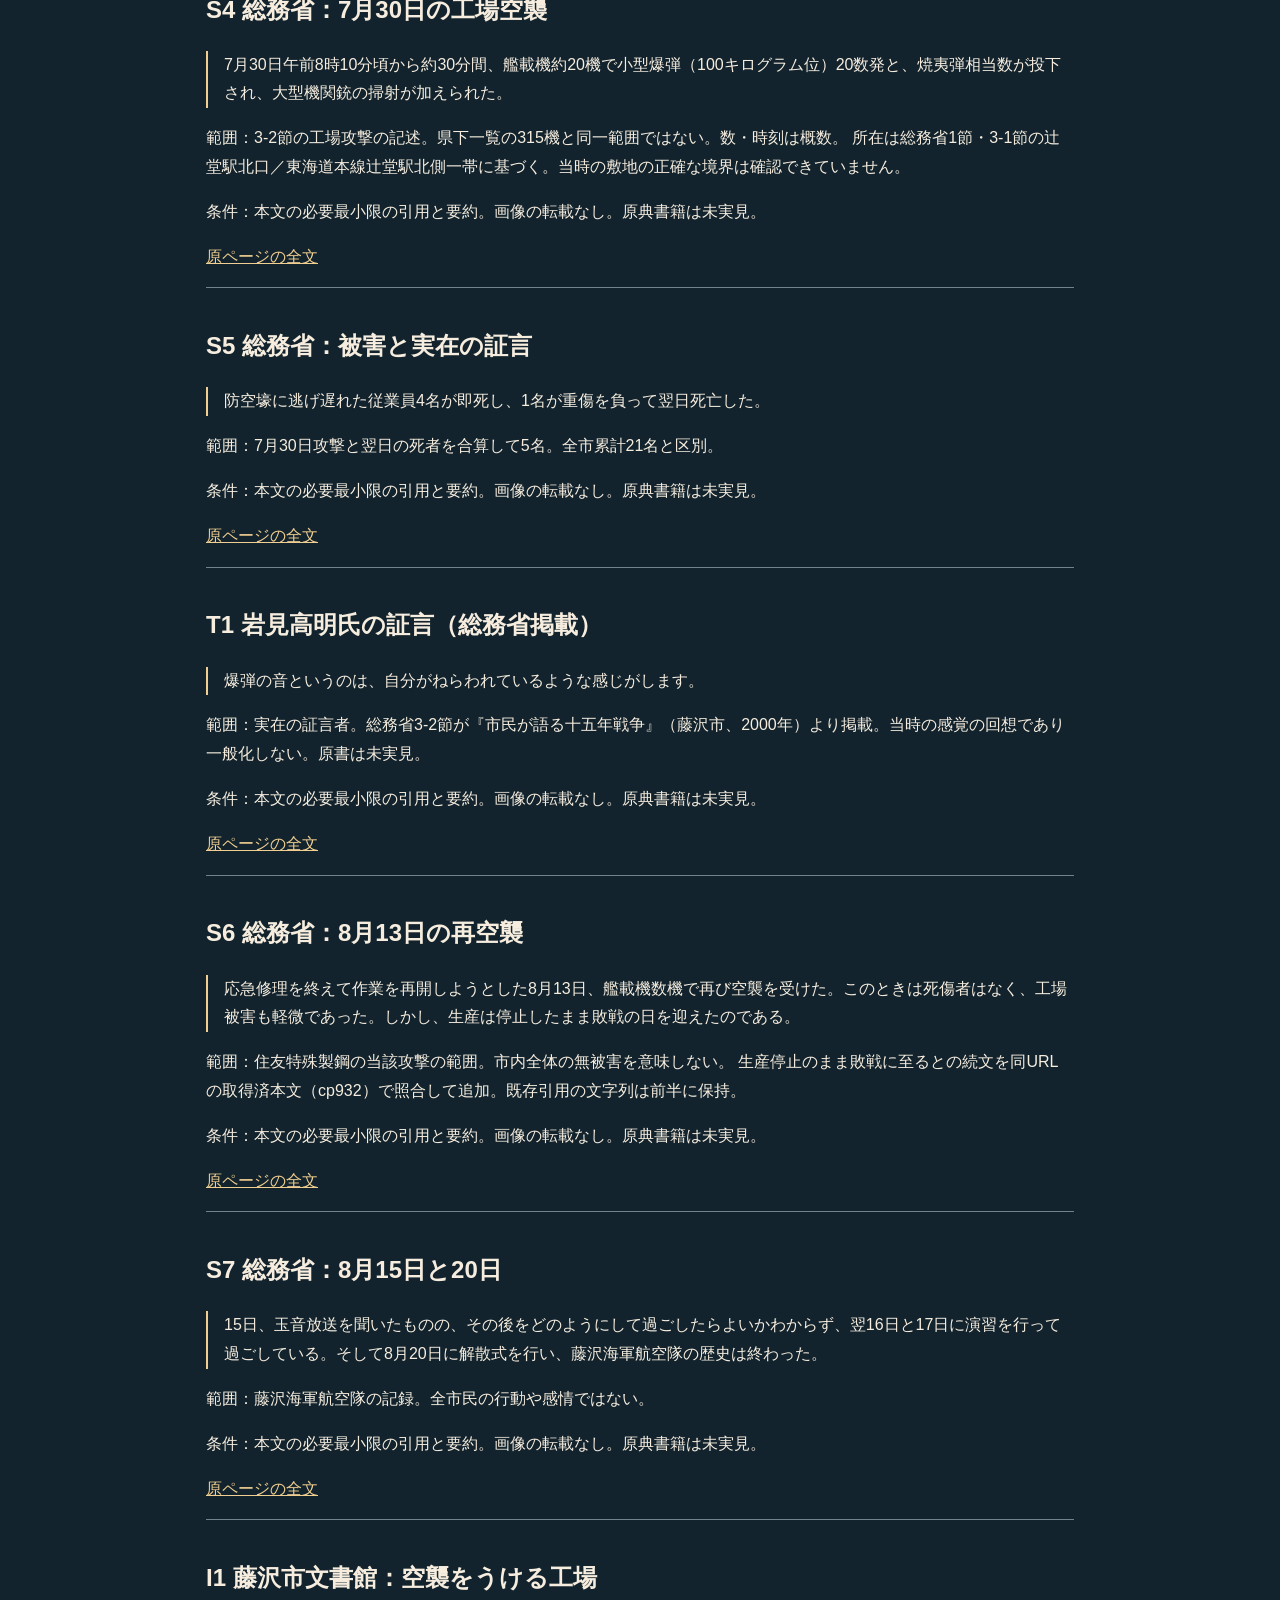
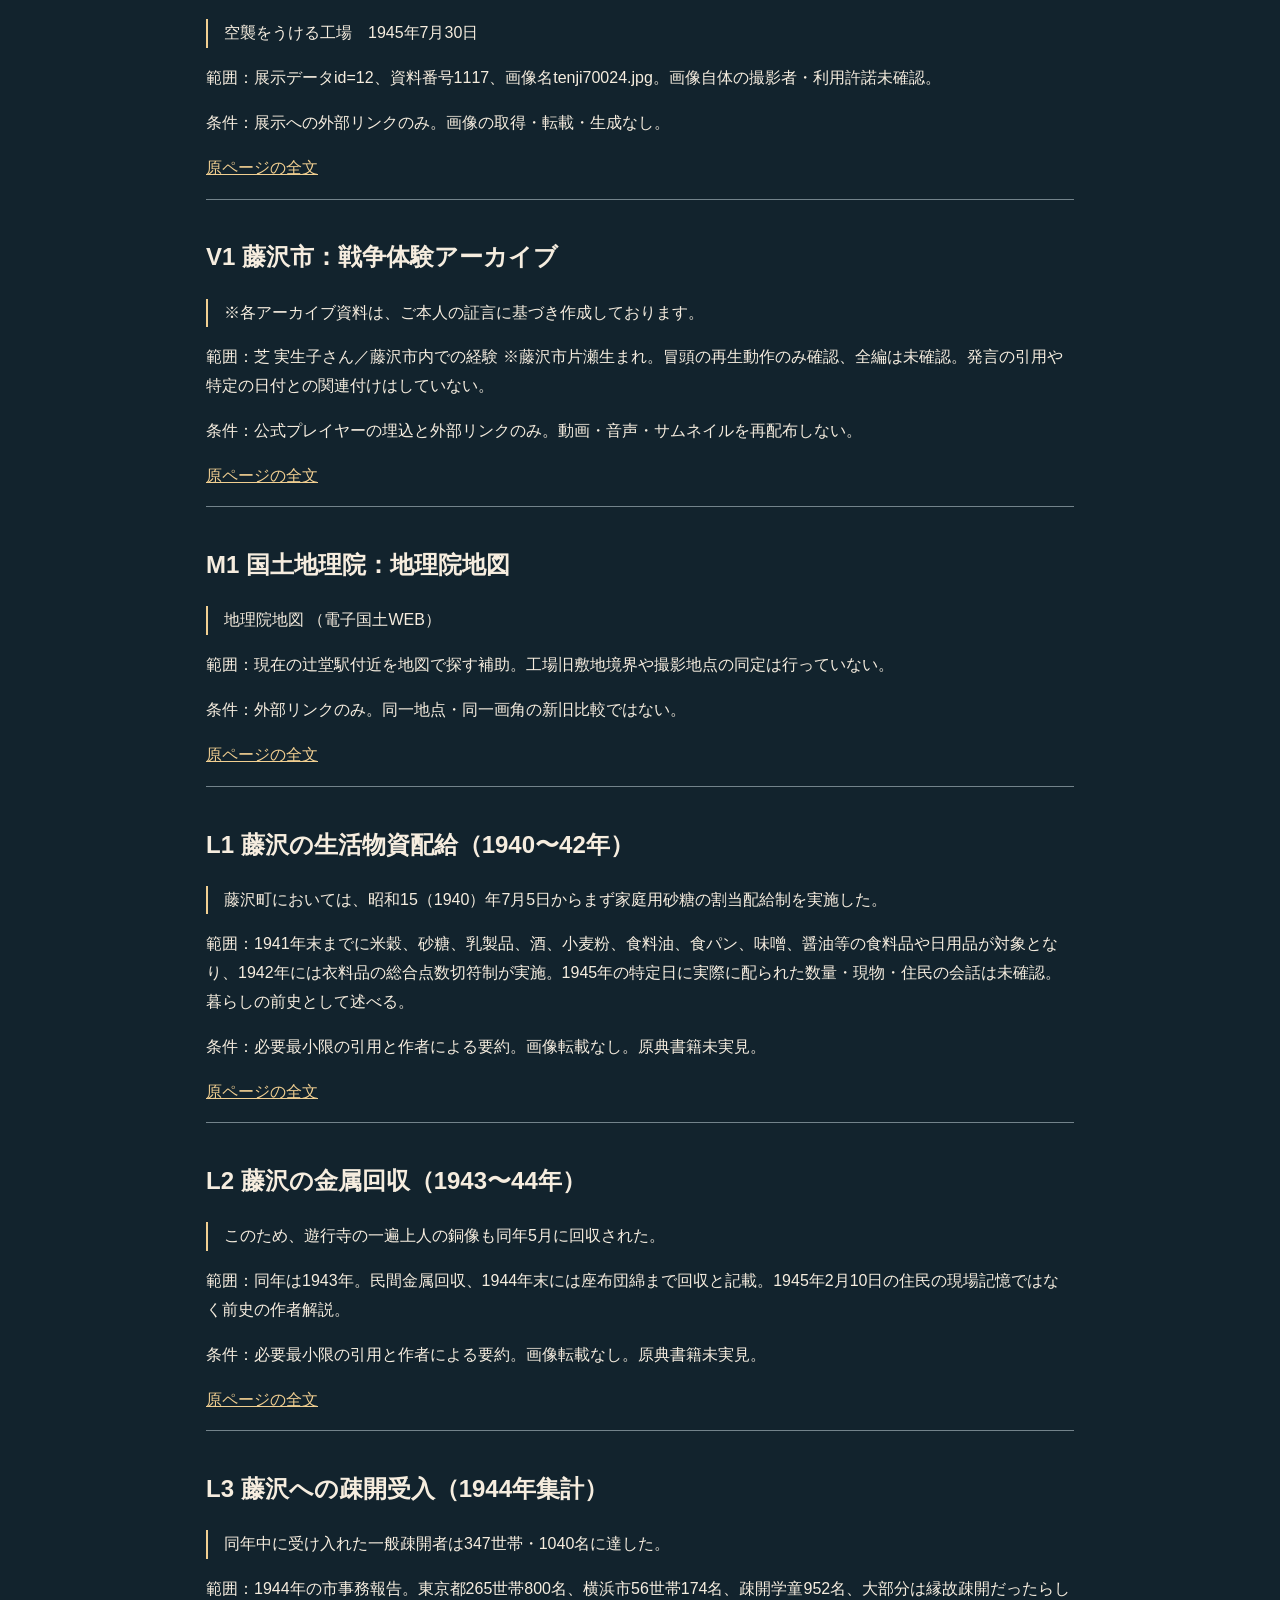
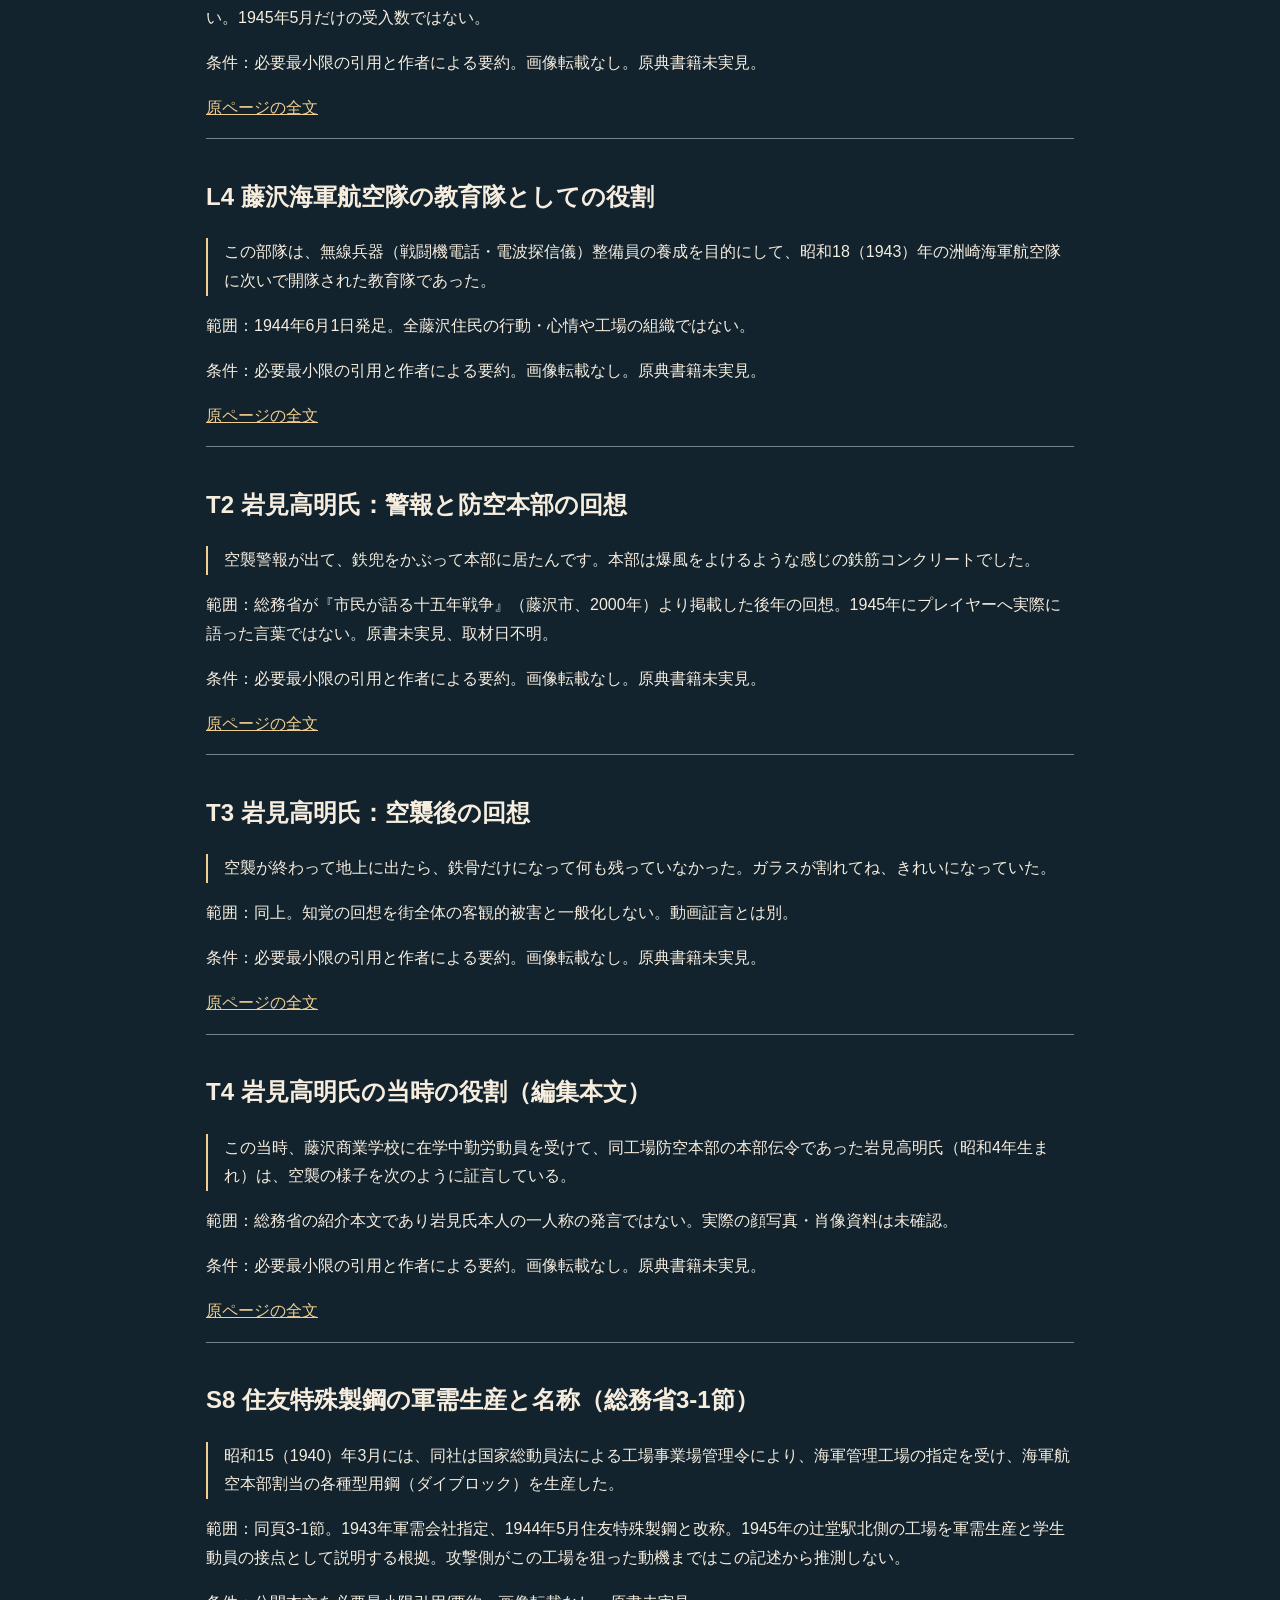
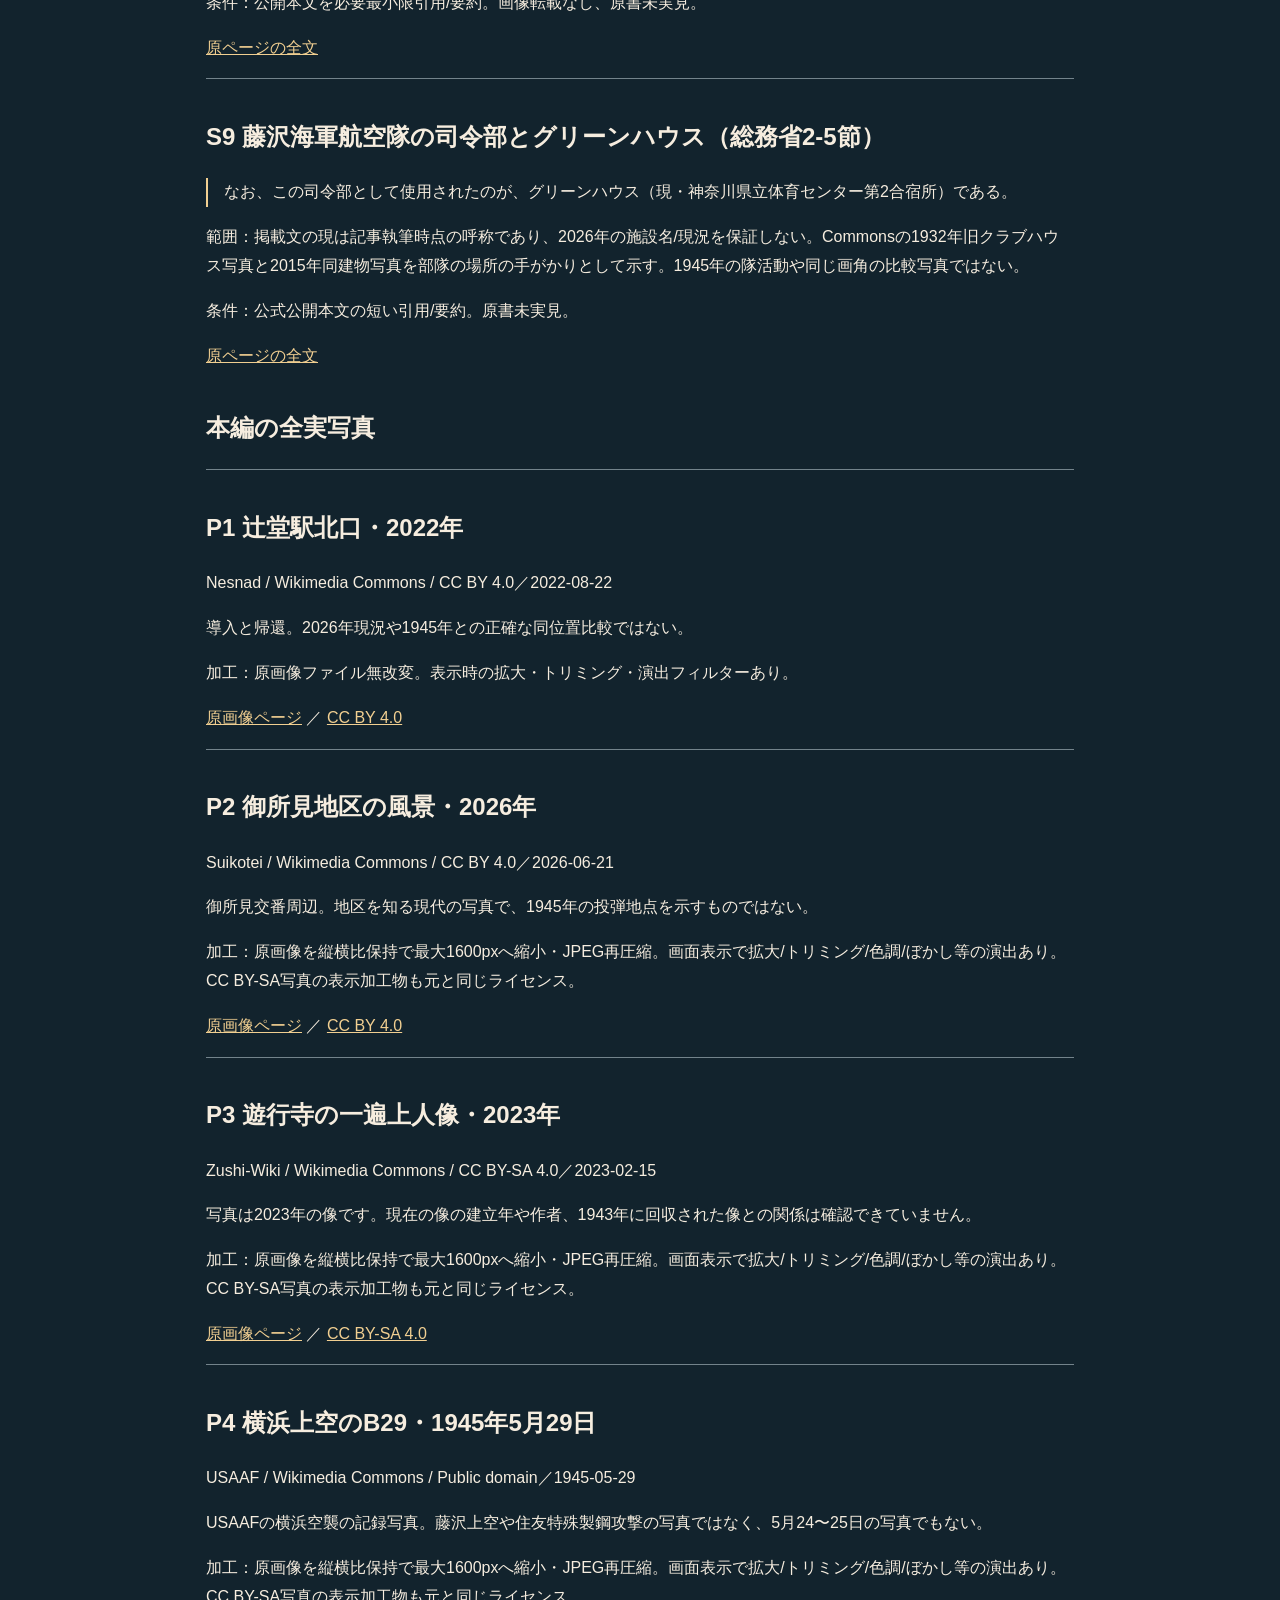
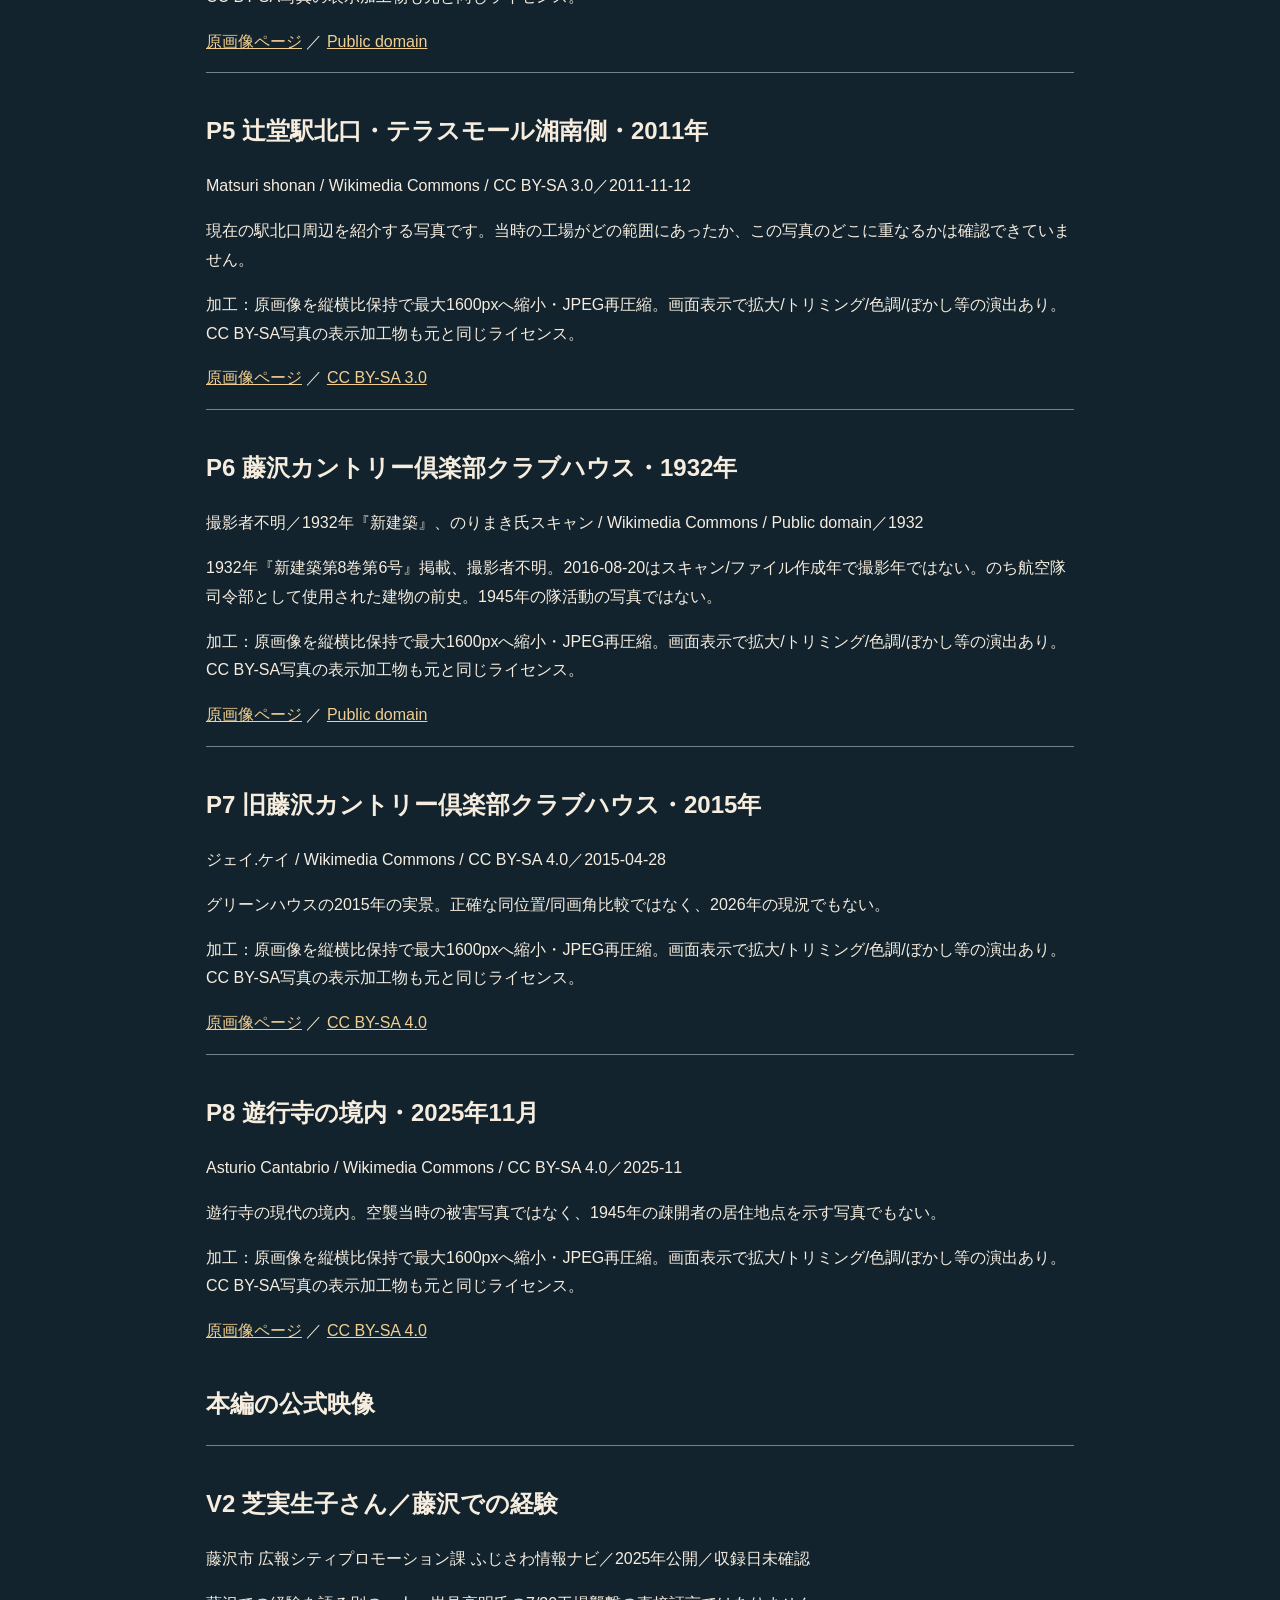
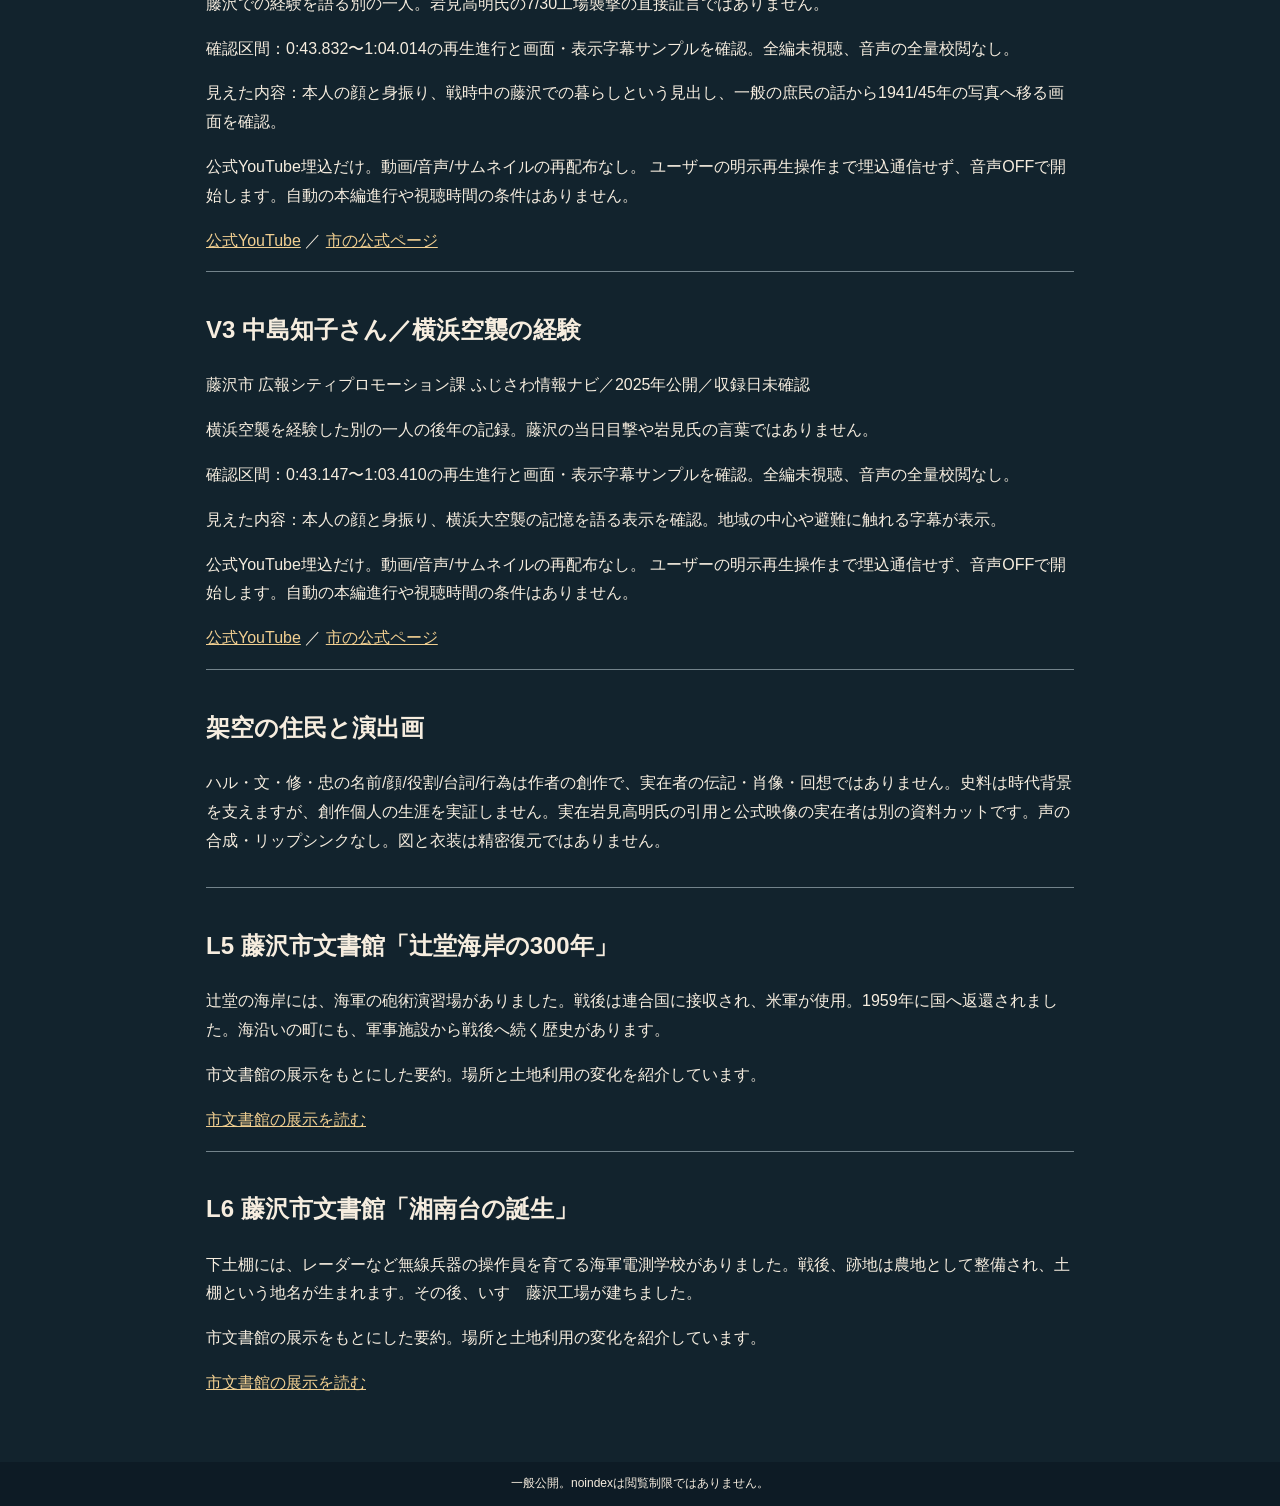
<file: sources.html>
<!doctype html><html lang="ja"><meta charset="utf-8"><meta name="viewport" content="width=device-width,initial-scale=1"><meta name="robots" content="noindex,nofollow"><title>出典とメディア｜線路のむこう、残った声</title><link rel="stylesheet" href="style.css"><style>.materials{max-width:900px;margin:2rem auto;padding:1rem;overflow-wrap:anywhere}.materials article{border-top:1px solid #73838b;padding:1rem 0}.materials h1{font-size:clamp(1.6rem,5vw,2.4rem)}.materials small{color:#c8d2cf}header nav{flex-wrap:wrap}header a{font-size:.85rem}</style><body><header><span>線路のむこう、残った声</span><nav><a href="index.html">物語へ</a>　<a href="materials.html">資料</a>　<a href="downloads.html">保存</a></nav></header><main class="materials"><h1>出典とメディア</h1><article id="game-images"><h2>「戦時下の藤沢体験シュミレーター」の画像・地図</h2><p>現在のゲームの画像は、以下の創作の図です。歴史写真の転載ではなく、AIを制作補助に用いてプログラムで描画しました。実在する人物の肖像や、1945年の街並みを正確に復元したものではありません。</p><ul><li>G1 オープニング1：町並みと主人公の紹介（opening-1.jpg）。</li><li>G2 オープニング2：物語の進行と選択の説明（opening-2.jpg）。</li><li>G3 オープニング3：持ち物・情報・約束の説明（opening-3.jpg）。</li><li>G4 オープニング4：歴史の記録と創作の区別（opening-4.jpg）。</li><li>G5 本編の背景：家並み・太陽・電柱をCSSで描いた創作の風景。</li><li>G6 地域案内図：本作用にSVGで描いた概略図。位置関係の案内用であり、正確な縮尺・道路・施設の境界は再現していません。各地点の歴史解説には個別に出典を付けています。</li></ul><p>以下のP番号付きの写真・V番号付きの映像は、リンク先の旧版で使用した資料です。現在のゲームの創作画像とは別に記載しています。</p><a href="play/">現在のゲームへ戻る</a></article><article><h2>S1 総務省：2月10日の記録</h2><blockquote>昭和20（1945）年2月10日……B29の1機が御所見村の山林・畑地に爆弾を投下（被害なし）</blockquote><p>範囲：御所見村は当時の行政区分。現在市域と1945年の藤沢市を混同しない。</p><p>条件：本文の必要最小限の引用と要約。画像の転載なし。原典書籍は未実見。</p><a href="https://www.soumu.go.jp/main_sosiki/daijinkanbou/sensai/situation/state/kanto_23.html" target="_blank" rel="noopener noreferrer">原ページの全文</a></article><article><h2>S2 総務省：5月の空襲と集計範囲</h2><blockquote>5月24日から25日にかけての川崎・横浜（保土ヶ谷・神奈川・鶴見地区）空襲の余波を受け、藤沢署管内に焼夷弾360発が投下され、36戸が全焼、99人の罹災者を出した（神奈川県警察調査）。</blockquote><p>範囲：藤沢署管内の集計。市全体の累計や5月29日だけの数値ではない。</p><p>条件：本文の必要最小限の引用と要約。画像の転載なし。原典書籍は未実見。</p><a href="https://www.soumu.go.jp/main_sosiki/daijinkanbou/sensai/situation/state/kanto_23.html" target="_blank" rel="noopener noreferrer">原ページの全文</a></article><article><h2>S3 総務省：5月29日</h2><blockquote>また、5月29日の横浜大空襲の時は、藤沢署管内で1名の死者が出たという。</blockquote><p>範囲：記録上の藤沢署管内。横浜全体の被害ではない。</p><p>条件：本文の必要最小限の引用と要約。画像の転載なし。原典書籍は未実見。</p><a href="https://www.soumu.go.jp/main_sosiki/daijinkanbou/sensai/situation/state/kanto_23.html" target="_blank" rel="noopener noreferrer">原ページの全文</a></article><article><h2>S4 総務省：7月30日の工場空襲</h2><blockquote>7月30日午前8時10分頃から約30分間、艦載機約20機で小型爆弾（100キログラム位）20数発と、焼夷弾相当数が投下され、大型機関銃の掃射が加えられた。</blockquote><p>範囲：3-2節の工場攻撃の記述。県下一覧の315機と同一範囲ではない。数・時刻は概数。 所在は総務省1節・3-1節の辻堂駅北口／東海道本線辻堂駅北側一帯に基づく。当時の敷地の正確な境界は確認できていません。</p><p>条件：本文の必要最小限の引用と要約。画像の転載なし。原典書籍は未実見。</p><a href="https://www.soumu.go.jp/main_sosiki/daijinkanbou/sensai/situation/state/kanto_23.html" target="_blank" rel="noopener noreferrer">原ページの全文</a></article><article><h2>S5 総務省：被害と実在の証言</h2><blockquote>防空壕に逃げ遅れた従業員4名が即死し、1名が重傷を負って翌日死亡した。</blockquote><p>範囲：7月30日攻撃と翌日の死者を合算して5名。全市累計21名と区別。</p><p>条件：本文の必要最小限の引用と要約。画像の転載なし。原典書籍は未実見。</p><a href="https://www.soumu.go.jp/main_sosiki/daijinkanbou/sensai/situation/state/kanto_23.html" target="_blank" rel="noopener noreferrer">原ページの全文</a></article><article><h2>T1 岩見高明氏の証言（総務省掲載）</h2><blockquote>爆弾の音というのは、自分がねらわれているような感じがします。</blockquote><p>範囲：実在の証言者。総務省3-2節が『市民が語る十五年戦争』（藤沢市、2000年）より掲載。当時の感覚の回想であり一般化しない。原書は未実見。</p><p>条件：本文の必要最小限の引用と要約。画像の転載なし。原典書籍は未実見。</p><a href="https://www.soumu.go.jp/main_sosiki/daijinkanbou/sensai/situation/state/kanto_23.html" target="_blank" rel="noopener noreferrer">原ページの全文</a></article><article><h2>S6 総務省：8月13日の再空襲</h2><blockquote>応急修理を終えて作業を再開しようとした8月13日、艦載機数機で再び空襲を受けた。このときは死傷者はなく、工場被害も軽微であった。しかし、生産は停止したまま敗戦の日を迎えたのである。</blockquote><p>範囲：住友特殊製鋼の当該攻撃の範囲。市内全体の無被害を意味しない。 生産停止のまま敗戦に至るとの続文を同URLの取得済本文（cp932）で照合して追加。既存引用の文字列は前半に保持。</p><p>条件：本文の必要最小限の引用と要約。画像の転載なし。原典書籍は未実見。</p><a href="https://www.soumu.go.jp/main_sosiki/daijinkanbou/sensai/situation/state/kanto_23.html" target="_blank" rel="noopener noreferrer">原ページの全文</a></article><article><h2>S7 総務省：8月15日と20日</h2><blockquote>15日、玉音放送を聞いたものの、その後をどのようにして過ごしたらよいかわからず、翌16日と17日に演習を行って過ごしている。そして8月20日に解散式を行い、藤沢海軍航空隊の歴史は終わった。</blockquote><p>範囲：藤沢海軍航空隊の記録。全市民の行動や感情ではない。</p><p>条件：本文の必要最小限の引用と要約。画像の転載なし。原典書籍は未実見。</p><a href="https://www.soumu.go.jp/main_sosiki/daijinkanbou/sensai/situation/state/kanto_23.html" target="_blank" rel="noopener noreferrer">原ページの全文</a></article><article><h2>I1 藤沢市文書館：空襲をうける工場</h2><blockquote>空襲をうける工場　1945年7月30日</blockquote><p>範囲：展示データid=12、資料番号1117、画像名tenji70024.jpg。画像自体の撮影者・利用許諾未確認。</p><p>条件：展示への外部リンクのみ。画像の取得・転載・生成なし。</p><a href="https://digital.city.fujisawa.kanagawa.jp/digital/exhibition/data.php?id=12" target="_blank" rel="noopener noreferrer">原ページの全文</a></article><article><h2>V1 藤沢市：戦争体験アーカイブ</h2><blockquote>※各アーカイブ資料は、ご本人の証言に基づき作成しております。</blockquote><p>範囲：芝 実生子さん／藤沢市内での経験 ※藤沢市片瀬生まれ。冒頭の再生動作のみ確認、全編は未確認。発言の引用や特定の日付との関連付けはしていない。</p><p>条件：公式プレイヤーの埋込と外部リンクのみ。動画・音声・サムネイルを再配布しない。</p><a href="https://www.city.fujisawa.kanagawa.jp/jinkendanjyo/heiwa/sennsoutaikenna-kaibu.html" target="_blank" rel="noopener noreferrer">原ページの全文</a></article><article><h2>M1 国土地理院：地理院地図</h2><blockquote>地理院地図 （電子国土WEB）</blockquote><p>範囲：現在の辻堂駅付近を地図で探す補助。工場旧敷地境界や撮影地点の同定は行っていない。</p><p>条件：外部リンクのみ。同一地点・同一画角の新旧比較ではない。</p><a href="https://maps.gsi.go.jp/#15/35.3369/139.4470/&amp;base=std&amp;ls=std&amp;disp=1" target="_blank" rel="noopener noreferrer">原ページの全文</a></article><article><h2>L1 藤沢の生活物資配給（1940〜42年）</h2><blockquote>藤沢町においては、昭和15（1940）年7月5日からまず家庭用砂糖の割当配給制を実施した。</blockquote><p>範囲：1941年末までに米穀、砂糖、乳製品、酒、小麦粉、食料油、食パン、味噌、醤油等の食料品や日用品が対象となり、1942年には衣料品の総合点数切符制が実施。1945年の特定日に実際に配られた数量・現物・住民の会話は未確認。暮らしの前史として述べる。</p><p>条件：必要最小限の引用と作者による要約。画像転載なし。原典書籍未実見。</p><a href="https://www.soumu.go.jp/main_sosiki/daijinkanbou/sensai/situation/state/kanto_23.html" target="_blank" rel="noopener noreferrer">原ページの全文</a></article><article><h2>L2 藤沢の金属回収（1943〜44年）</h2><blockquote>このため、遊行寺の一遍上人の銅像も同年5月に回収された。</blockquote><p>範囲：同年は1943年。民間金属回収、1944年末には座布団綿まで回収と記載。1945年2月10日の住民の現場記憶ではなく前史の作者解説。</p><p>条件：必要最小限の引用と作者による要約。画像転載なし。原典書籍未実見。</p><a href="https://www.soumu.go.jp/main_sosiki/daijinkanbou/sensai/situation/state/kanto_23.html" target="_blank" rel="noopener noreferrer">原ページの全文</a></article><article><h2>L3 藤沢への疎開受入（1944年集計）</h2><blockquote>同年中に受け入れた一般疎開者は347世帯・1040名に達した。</blockquote><p>範囲：1944年の市事務報告。東京都265世帯800名、横浜市56世帯174名、疎開学童952名、大部分は縁故疎開だったらしい。1945年5月だけの受入数ではない。</p><p>条件：必要最小限の引用と作者による要約。画像転載なし。原典書籍未実見。</p><a href="https://www.soumu.go.jp/main_sosiki/daijinkanbou/sensai/situation/state/kanto_23.html" target="_blank" rel="noopener noreferrer">原ページの全文</a></article><article><h2>L4 藤沢海軍航空隊の教育隊としての役割</h2><blockquote>この部隊は、無線兵器（戦闘機電話・電波探信儀）整備員の養成を目的にして、昭和18（1943）年の洲崎海軍航空隊に次いで開隊された教育隊であった。</blockquote><p>範囲：1944年6月1日発足。全藤沢住民の行動・心情や工場の組織ではない。</p><p>条件：必要最小限の引用と作者による要約。画像転載なし。原典書籍未実見。</p><a href="https://www.soumu.go.jp/main_sosiki/daijinkanbou/sensai/situation/state/kanto_23.html" target="_blank" rel="noopener noreferrer">原ページの全文</a></article><article><h2>T2 岩見高明氏：警報と防空本部の回想</h2><blockquote>空襲警報が出て、鉄兜をかぶって本部に居たんです。本部は爆風をよけるような感じの鉄筋コンクリートでした。</blockquote><p>範囲：総務省が『市民が語る十五年戦争』（藤沢市、2000年）より掲載した後年の回想。1945年にプレイヤーへ実際に語った言葉ではない。原書未実見、取材日不明。</p><p>条件：必要最小限の引用と作者による要約。画像転載なし。原典書籍未実見。</p><a href="https://www.soumu.go.jp/main_sosiki/daijinkanbou/sensai/situation/state/kanto_23.html" target="_blank" rel="noopener noreferrer">原ページの全文</a></article><article><h2>T3 岩見高明氏：空襲後の回想</h2><blockquote>空襲が終わって地上に出たら、鉄骨だけになって何も残っていなかった。ガラスが割れてね、きれいになっていた。</blockquote><p>範囲：同上。知覚の回想を街全体の客観的被害と一般化しない。動画証言とは別。</p><p>条件：必要最小限の引用と作者による要約。画像転載なし。原典書籍未実見。</p><a href="https://www.soumu.go.jp/main_sosiki/daijinkanbou/sensai/situation/state/kanto_23.html" target="_blank" rel="noopener noreferrer">原ページの全文</a></article><article><h2>T4 岩見高明氏の当時の役割（編集本文）</h2><blockquote>この当時、藤沢商業学校に在学中勤労動員を受けて、同工場防空本部の本部伝令であった岩見高明氏（昭和4年生まれ）は、空襲の様子を次のように証言している。</blockquote><p>範囲：総務省の紹介本文であり岩見氏本人の一人称の発言ではない。実際の顔写真・肖像資料は未確認。</p><p>条件：必要最小限の引用と作者による要約。画像転載なし。原典書籍未実見。</p><a href="https://www.soumu.go.jp/main_sosiki/daijinkanbou/sensai/situation/state/kanto_23.html" target="_blank" rel="noopener noreferrer">原ページの全文</a></article><article><h2>S8 住友特殊製鋼の軍需生産と名称（総務省3-1節）</h2><blockquote>昭和15（1940）年3月には、同社は国家総動員法による工場事業場管理令により、海軍管理工場の指定を受け、海軍航空本部割当の各種型用鋼（ダイブロック）を生産した。</blockquote><p>範囲：同頁3-1節。1943年軍需会社指定、1944年5月住友特殊製鋼と改称。1945年の辻堂駅北側の工場を軍需生産と学生動員の接点として説明する根拠。攻撃側がこの工場を狙った動機まではこの記述から推測しない。</p><p>条件：公開本文を必要最小限引用/要約。画像転載なし、原書未実見。</p><a href="https://www.soumu.go.jp/main_sosiki/daijinkanbou/sensai/situation/state/kanto_23.html" target="_blank" rel="noopener noreferrer">原ページの全文</a></article><article><h2>S9 藤沢海軍航空隊の司令部とグリーンハウス（総務省2-5節）</h2><blockquote>なお、この司令部として使用されたのが、グリーンハウス（現・神奈川県立体育センター第2合宿所）である。</blockquote><p>範囲：掲載文の現は記事執筆時点の呼称であり、2026年の施設名/現況を保証しない。Commonsの1932年旧クラブハウス写真と2015年同建物写真を部隊の場所の手がかりとして示す。1945年の隊活動や同じ画角の比較写真ではない。</p><p>条件：公式公開本文の短い引用/要約。原書未実見。</p><a href="https://www.soumu.go.jp/main_sosiki/daijinkanbou/sensai/situation/state/kanto_23.html" target="_blank" rel="noopener noreferrer">原ページの全文</a></article><h2>本編の全実写真</h2><article><h2 id="photo-credits">P1 辻堂駅北口・2022年</h2><p>Nesnad / Wikimedia Commons / CC BY 4.0／2022-08-22</p><p>導入と帰還。2026年現況や1945年との正確な同位置比較ではない。</p><p>加工：原画像ファイル無改変。表示時の拡大・トリミング・演出フィルターあり。</p><a href="https://commons.wikimedia.org/wiki/File:Tsujido_Station_north_exit_-_2022_Aug_22_various_17_27_30_473000.jpeg" target="_blank" rel="noopener noreferrer">原画像ページ</a> ／ <a href="https://creativecommons.org/licenses/by/4.0/" target="_blank" rel="noopener noreferrer">CC BY 4.0</a></article><article><h2>P2 御所見地区の風景・2026年</h2><p>Suikotei / Wikimedia Commons / CC BY 4.0／2026-06-21</p><p>御所見交番周辺。地区を知る現代の写真で、1945年の投弾地点を示すものではない。</p><p>加工：原画像を縦横比保持で最大1600pxへ縮小・JPEG再圧縮。画面表示で拡大/トリミング/色調/ぼかし等の演出あり。CC BY-SA写真の表示加工物も元と同じライセンス。</p><a href="https://commons.wikimedia.org/wiki/File:Goshomi_Koban.jpg" target="_blank" rel="noopener noreferrer">原画像ページ</a> ／ <a href="https://creativecommons.org/licenses/by/4.0" target="_blank" rel="noopener noreferrer">CC BY 4.0</a></article><article><h2>P3 遊行寺の一遍上人像・2023年</h2><p>Zushi-Wiki / Wikimedia Commons / CC BY-SA 4.0／2023-02-15</p><p>写真は2023年の像です。現在の像の建立年や作者、1943年に回収された像との関係は確認できていません。</p><p>加工：原画像を縦横比保持で最大1600pxへ縮小・JPEG再圧縮。画面表示で拡大/トリミング/色調/ぼかし等の演出あり。CC BY-SA写真の表示加工物も元と同じライセンス。</p><a href="https://commons.wikimedia.org/wiki/File:%E4%B8%80%E9%81%8D%E4%B8%8A%E4%BA%BA%E5%83%8F.jpg" target="_blank" rel="noopener noreferrer">原画像ページ</a> ／ <a href="https://creativecommons.org/licenses/by-sa/4.0" target="_blank" rel="noopener noreferrer">CC BY-SA 4.0</a></article><article><h2>P4 横浜上空のB29・1945年5月29日</h2><p>USAAF / Wikimedia Commons / Public domain／1945-05-29</p><p>USAAFの横浜空襲の記録写真。藤沢上空や住友特殊製鋼攻撃の写真ではなく、5月24〜25日の写真でもない。</p><p>加工：原画像を縦横比保持で最大1600pxへ縮小・JPEG再圧縮。画面表示で拡大/トリミング/色調/ぼかし等の演出あり。CC BY-SA写真の表示加工物も元と同じライセンス。</p><a href="https://commons.wikimedia.org/wiki/File:Incendaries-b29.jpg" target="_blank" rel="noopener noreferrer">原画像ページ</a> ／ <a href="https://commons.wikimedia.org/wiki/Template:PD-USGov" target="_blank" rel="noopener noreferrer">Public domain</a></article><article><h2>P5 辻堂駅北口・テラスモール湘南側・2011年</h2><p>Matsuri shonan / Wikimedia Commons / CC BY-SA 3.0／2011-11-12</p><p>現在の駅北口周辺を紹介する写真です。当時の工場がどの範囲にあったか、この写真のどこに重なるかは確認できていません。</p><p>加工：原画像を縦横比保持で最大1600pxへ縮小・JPEG再圧縮。画面表示で拡大/トリミング/色調/ぼかし等の演出あり。CC BY-SA写真の表示加工物も元と同じライセンス。</p><a href="https://commons.wikimedia.org/wiki/File:Terracemall_Shonan_North_Bus_Terminal_Side.jpg" target="_blank" rel="noopener noreferrer">原画像ページ</a> ／ <a href="https://creativecommons.org/licenses/by-sa/3.0" target="_blank" rel="noopener noreferrer">CC BY-SA 3.0</a></article><article><h2>P6 藤沢カントリー倶楽部クラブハウス・1932年</h2><p>撮影者不明／1932年『新建築』、のりまき氏スキャン / Wikimedia Commons / Public domain／1932</p><p>1932年『新建築第8巻第6号』掲載、撮影者不明。2016-08-20はスキャン/ファイル作成年で撮影年ではない。のち航空隊司令部として使用された建物の前史。1945年の隊活動の写真ではない。</p><p>加工：原画像を縦横比保持で最大1600pxへ縮小・JPEG再圧縮。画面表示で拡大/トリミング/色調/ぼかし等の演出あり。CC BY-SA写真の表示加工物も元と同じライセンス。</p><a href="https://commons.wikimedia.org/wiki/File:Zengyou-Greenhouse-old1.jpg" target="_blank" rel="noopener noreferrer">原画像ページ</a> ／ <a href="https://commons.wikimedia.org/wiki/File:Zengyou-Greenhouse-old1.jpg#Licensing" target="_blank" rel="noopener noreferrer">Public domain</a></article><article><h2>P7 旧藤沢カントリー倶楽部クラブハウス・2015年</h2><p>ジェイ.ケイ / Wikimedia Commons / CC BY-SA 4.0／2015-04-28</p><p>グリーンハウスの2015年の実景。正確な同位置/同画角比較ではなく、2026年の現況でもない。</p><p>加工：原画像を縦横比保持で最大1600pxへ縮小・JPEG再圧縮。画面表示で拡大/トリミング/色調/ぼかし等の演出あり。CC BY-SA写真の表示加工物も元と同じライセンス。</p><a href="https://commons.wikimedia.org/wiki/File:Old_Clubhouse_of_the_Fujisawa_Country_Club,_Fujisawa,_Kanagawa.jpg" target="_blank" rel="noopener noreferrer">原画像ページ</a> ／ <a href="https://creativecommons.org/licenses/by-sa/4.0" target="_blank" rel="noopener noreferrer">CC BY-SA 4.0</a></article><article><h2>P8 遊行寺の境内・2025年11月</h2><p>Asturio Cantabrio / Wikimedia Commons / CC BY-SA 4.0／2025-11</p><p>遊行寺の現代の境内。空襲当時の被害写真ではなく、1945年の疎開者の居住地点を示す写真でもない。</p><p>加工：原画像を縦横比保持で最大1600pxへ縮小・JPEG再圧縮。画面表示で拡大/トリミング/色調/ぼかし等の演出あり。CC BY-SA写真の表示加工物も元と同じライセンス。</p><a href="https://commons.wikimedia.org/wiki/File:Yugyo-ji_Fujisawa_2025-11_ac_(1).jpg" target="_blank" rel="noopener noreferrer">原画像ページ</a> ／ <a href="https://creativecommons.org/licenses/by-sa/4.0" target="_blank" rel="noopener noreferrer">CC BY-SA 4.0</a></article><h2>本編の公式映像</h2><article><h2>V2 芝実生子さん／藤沢での経験</h2><p>藤沢市 広報シティプロモーション課 ふじさわ情報ナビ／2025年公開／収録日未確認</p><p>藤沢での経験を語る別の一人。岩見高明氏の7/30工場襲撃の直接証言ではありません。</p><p>確認区間：0:43.832〜1:04.014の再生進行と画面・表示字幕サンプルを確認。全編未視聴、音声の全量校閲なし。</p><p>見えた内容：本人の顔と身振り、戦時中の藤沢での暮らしという見出し、一般の庶民の話から1941/45年の写真へ移る画面を確認。</p><p>公式YouTube埋込だけ。動画/音声/サムネイルの再配布なし。 ユーザーの明示再生操作まで埋込通信せず、音声OFFで開始します。自動の本編進行や視聴時間の条件はありません。</p><a href="https://www.youtube.com/watch?v=UIpoMfa5rX0" target="_blank" rel="noopener noreferrer">公式YouTube</a> ／ <a href="https://www.city.fujisawa.kanagawa.jp/jinkendanjyo/heiwa/sennsoutaikenna-kaibu.html" target="_blank" rel="noopener noreferrer">市の公式ページ</a></article><article><h2>V3 中島知子さん／横浜空襲の経験</h2><p>藤沢市 広報シティプロモーション課 ふじさわ情報ナビ／2025年公開／収録日未確認</p><p>横浜空襲を経験した別の一人の後年の記録。藤沢の当日目撃や岩見氏の言葉ではありません。</p><p>確認区間：0:43.147〜1:03.410の再生進行と画面・表示字幕サンプルを確認。全編未視聴、音声の全量校閲なし。</p><p>見えた内容：本人の顔と身振り、横浜大空襲の記憶を語る表示を確認。地域の中心や避難に触れる字幕が表示。</p><p>公式YouTube埋込だけ。動画/音声/サムネイルの再配布なし。 ユーザーの明示再生操作まで埋込通信せず、音声OFFで開始します。自動の本編進行や視聴時間の条件はありません。</p><a href="https://www.youtube.com/watch?v=TeWX8zYSUM8" target="_blank" rel="noopener noreferrer">公式YouTube</a> ／ <a href="https://www.city.fujisawa.kanagawa.jp/jinkendanjyo/heiwa/sennsoutaikenna-kaibu.html" target="_blank" rel="noopener noreferrer">市の公式ページ</a></article><article><h2>架空の住民と演出画</h2><p>ハル・文・修・忠の名前/顔/役割/台詞/行為は作者の創作で、実在者の伝記・肖像・回想ではありません。史料は時代背景を支えますが、創作個人の生涯を実証しません。実在岩見高明氏の引用と公式映像の実在者は別の資料カットです。声の合成・リップシンクなし。図と衣装は精密復元ではありません。</p></article><article><h2>L5 藤沢市文書館「辻堂海岸の300年」</h2><p>辻堂の海岸には、海軍の砲術演習場がありました。戦後は連合国に接収され、米軍が使用。1959年に国へ返還されました。海沿いの町にも、軍事施設から戦後へ続く歴史があります。</p><p>市文書館の展示をもとにした要約。場所と土地利用の変化を紹介しています。</p><a target="_blank" rel="noopener noreferrer" href="https://digital.city.fujisawa.kanagawa.jp/digital/exhibition/digital.php?id=13">市文書館の展示を読む</a></article><article><h2>L6 藤沢市文書館「湘南台の誕生」</h2><p>下土棚には、レーダーなど無線兵器の操作員を育てる海軍電測学校がありました。戦後、跡地は農地として整備され、土棚という地名が生まれます。その後、いすゞ藤沢工場が建ちました。</p><p>市文書館の展示をもとにした要約。場所と土地利用の変化を紹介しています。</p><a target="_blank" rel="noopener noreferrer" href="https://digital.city.fujisawa.kanagawa.jp/digital/exhibition/digital.php?id=15">市文書館の展示を読む</a></article></main><footer>一般公開。noindexは閲覧制限ではありません。</footer></body></html>
</file>
<file: style.css>
:root{color-scheme:dark;--ink:#f6eddf;--gold:#f1cf91}*{box-sizing:border-box}body{margin:0;background:#12232d;color:var(--ink);font-family:"Hiragino Kaku Gothic ProN","Yu Gothic",sans-serif;line-height:1.8}button,a{touch-action:manipulation}button{font:inherit;color:inherit;background:#29454f;border:1px solid #98ada7;border-radius:8px;padding:.55rem .9rem;cursor:pointer}button:hover{background:#45616a}button:disabled{opacity:.4;cursor:default}a{color:var(--gold)}:focus-visible{outline:3px solid var(--gold);outline-offset:4px}header,footer{display:flex;justify-content:space-between;align-items:center;gap:1rem;padding:.7rem 3vw;background:#0d1b25}nav{display:flex;gap:.5rem}.skip{position:absolute;left:-9999px}.skip:focus{left:0;background:#12232d}header>span{letter-spacing:.1em;font-size:.9rem}.stage{padding:1.5rem 4vw 2rem;min-height:calc(100svh - 120px);background:radial-gradient(ellipse at 25% 35%,#42605b 0,transparent 55%),#152a35;overflow:hidden}.chapter{max-width:1400px;margin:auto}.chapter p{margin:0;color:var(--gold);font-size:.9rem;letter-spacing:.1em}h1{font-family:"Yu Mincho",serif;font-size:clamp(1.5rem,3vw,2.5rem);margin:.2rem 0}.chapter span{font-size:12px;color:#bdc9c7}.composition{max-width:1400px;margin:auto;display:grid;grid-template-columns:minmax(450px,1.15fr) minmax(340px,1fr);align-items:center;gap:2rem}.visual{position:relative;min-height:62vh;display:flex;align-items:flex-end;justify-content:center;isolation:isolate}.guide{position:relative;width:450px;height:clamp(400px,62vh,600px);margin:0;z-index:2;flex:none;animation:entrance .8s ease-out}.guide img{width:100%;height:calc(100% - 24px);object-fit:contain;object-position:bottom}.guide figcaption{text-align:center;font-size:12px;color:#e2dac7}.photo{margin:1rem 0;width:100%;align-self:center}.photo img{display:block;width:100%;height:48vh;min-height:280px;object-fit:contain;background:#07141b;border:1px solid #8ca39b;animation:reveal 1s ease-out}.photo figcaption,figcaption{font-size:12px;line-height:1.7;background:#10232dec;padding:.5rem .7rem;color:#eee5d7}.visual:has(.photo) .guide{position:absolute;width:230px;height:300px;left:-20px;bottom:0}.stage[data-shot="face"] .visual:has(.photo) .photo{position:absolute;inset:1rem 0;opacity:.25;z-index:-1}.stage[data-shot="face"] .visual:has(.photo) .guide,.stage[data-shot="arrival"] .visual .guide{position:relative;width:450px;height:clamp(400px,62vh,600px);left:auto}.stage[data-position="left"] .guide{justify-self:start}.dialogue{position:relative;padding:1.6rem 1.8rem;background:#f3eee3;color:#20353e;border-radius:18px;box-shadow:0 15px 55px #07141b66;border:1px solid #b6c8bd}.from-guide:before{content:"";position:absolute;left:-19px;top:30%;border-width:12px 20px 12px 0;border-style:solid;border-color:transparent #f3eee3 transparent transparent}.label{font-size:12px;font-weight:bold;color:#486664;letter-spacing:.08em;margin:0 0 .7rem}.speech{font-size:clamp(1.1rem,1.7vw,1.35rem);line-height:1.95;text-wrap:pretty;line-break:strict}.quotation{font-family:"Yu Mincho",serif;font-size:clamp(1.25rem,2vw,1.65rem);white-space:pre-wrap}.actions{display:flex;flex-wrap:wrap;gap:.6rem;align-items:center;margin-top:1.3rem}.dialogue button{color:#f6eddf}.dialogue .primary{background:#b98745;color:#fff;border-color:#946633}.source{font-size:12px;margin-top:.6rem;padding:.2rem .65rem}.small,.frame-note{font-size:12px;line-height:1.7}.small{color:#52666d}.concept{position:absolute;inset:8% 0 0;margin:0;opacity:.6}.concept img{width:100%;height:100%;object-fit:contain}.concept figcaption{position:absolute;top:0;left:0}.record-cover{padding:3rem;border:1px solid #c8b17c;width:90%;align-self:center;background:#10212c;color:#e6d1a5;text-align:center}.record-cover h2{font-family:serif;font-size:2.7rem}.testimony{background:#18232b}.testimony .dialogue{background:#f0e6d2;border-radius:2px;border-top:5px solid #b39b6b}.video-card{width:100%;align-self:center;background:#0c1c26;border:1px solid #7a9798;padding:1.2rem}.video-card h2{font-size:1.2rem}.video-card p,.video-card small{font-size:12px}iframe{display:block;width:100%;aspect-ratio:16/9;border:0;margin-bottom:1rem}.credit-photo{max-width:100%;max-height:220px}.materials{max-width:900px;margin:2rem auto;padding:1rem}dialog{background:#152b36;color:var(--ink);border:1px solid #a5b7ac;width:calc(100% - 2rem);max-width:800px;max-height:85svh;padding:1.5rem}dialog::backdrop{background:#030d17cf}.question{display:block;width:100%;text-align:left;margin:.7rem 0}blockquote{margin:1rem 0;border-left:2px solid var(--gold);padding-left:1rem}footer{justify-content:center;font-size:12px}.transition{animation:reveal .6s ease-out}@keyframes entrance{from{opacity:0;transform:translateY(14px) scale(.97)}to{opacity:1;transform:none}}@keyframes reveal{from{opacity:.3}to{opacity:1}}.reduce-motion *{animation:none!important;transition:none!important;scroll-behavior:auto!important}@media(prefers-reduced-motion:reduce){*{animation:none!important;transition:none!important;scroll-behavior:auto!important}}@media(max-width:900px){.composition{grid-template-columns:1fr;gap:1rem}.visual{min-height:340px}.guide,.stage[data-shot="face"] .visual:has(.photo) .guide,.stage[data-shot="arrival"] .visual .guide{width:300px;height:350px}.photo img{height:320px;min-height:0}.visual:has(.photo) .guide{width:190px;height:230px;left:0;bottom:0}.stage{padding:1rem}.dialogue{padding:1.2rem}.from-guide:before{top:-19px;left:calc(50% - 12px);border-width:0 12px 20px;border-color:transparent transparent #f3eee3}.concept{inset:0}.concept img{height:300px}.record-cover{padding:1.5rem}.record-cover h2{font-size:2rem}header{padding:.6rem;align-items:flex-start}header>span{max-width:9rem;font-size:12px}nav button{font-size:12px;padding:.4rem}.speech{font-size:1.05rem}.photo figcaption{padding:.5rem}.visual:has(.photo){padding-bottom:4rem}.stage[data-shot="face"] .visual,.stage[data-shot="arrival"] .visual{padding-bottom:0}button{max-width:100%}h1{font-size:1.55rem}}
.environment{width:100%;margin:0;align-self:center}.environment img{width:100%;height:45vh;object-fit:contain}.stage[data-position="left"] .guide{transform:translateX(-20px)}.stage[data-position="right"] .guide{transform:translateX(20px)}.stage[data-expression="serious"] .guide{height:65vh;max-height:620px}@media(max-width:900px){.environment img{height:300px}.stage[data-expression="serious"] .guide{height:360px}.stage[data-position] .guide{transform:none}}

/* Integration: readable photos instead of a flex-shrunk strip. */
.visual{min-width:0}.composition>*{min-width:0}.photo{min-width:0;flex:1 1 100%}.photo img{width:100%;height:48vh;object-fit:contain}.photo figcaption{font-size:12px;line-height:1.65;overflow-wrap:anywhere}
.visual:has(.guide){display:block;min-height:560px}.visual:has(.guide)>.photo{position:absolute!important;inset:0!important;z-index:0!important;width:100%!important;height:100%;margin:0!important;opacity:1!important}.visual:has(.guide)>.photo img{height:calc(100% - 65px)!important;min-height:0;object-fit:cover;opacity:.28;border:0}.visual:has(.guide)>.photo figcaption{position:absolute;bottom:0;left:0;right:0;min-height:54px;padding:.5rem .7rem;background:#10232df2}
.visual:has(.guide)>.guide{position:relative!important;left:auto!important;bottom:auto!important;width:min(100%,450px)!important;height:520px!important;max-height:none!important;margin:0 auto 58px!important;transform:none!important;display:block}.guide img{height:100%}.guide figcaption{display:none}.visual:has(.guide)>.concept{z-index:0;opacity:.4}.visual:has(.guide)>.guide{z-index:2}.stage[data-shot="face"] .visual:has(.photo) .photo{opacity:1!important}
@media(max-width:900px){.composition{display:grid;grid-template-columns:minmax(0,1fr);gap:.9rem}.visual{display:block;min-height:0;padding-bottom:0!important}.photo{width:100%;margin:.6rem 0}.photo img{height:auto;min-height:0;max-height:420px;object-fit:contain}.visual:has(.guide){height:420px;min-height:420px;max-height:440px;padding-bottom:0}.visual:has(.guide)>.guide{width:300px!important;max-width:90%;height:350px!important;margin:0 auto 70px!important}.visual:has(.guide)>.photo{inset:0!important}.visual:has(.guide)>.photo img{height:calc(100% - 65px)!important}.visual:has(.guide)>.photo figcaption{font-size:12px;line-height:1.55}.record-cover{margin:.5rem auto;padding:1rem;max-width:100%}.environment img{height:280px}.dialogue{padding:1.1rem}.from-guide:before{left:calc(50% - 12px)}.video-card{padding:.8rem}.video-card h2{margin:.2rem 0}.video-card p{margin:.4rem 0}h1{line-height:1.45}.stage{overflow:clip}}
/* Documentary push-in, never an automatic story advance. */
.photo{overflow:hidden}.photo img{animation:reveal .7s ease-out,slow-push 16s ease-in-out .7s forwards}@keyframes slow-push{from{transform:scale(1)}to{transform:scale(1.025) translateX(-.25%)}}

.photo{position:relative}.era-badge{position:absolute;top:.4rem;left:.4rem;z-index:3;background:#10232df2;color:#fff;padding:.15rem .5rem;font-size:12px;border:1px solid #afbead}
.visual:has(.guide) .concept figcaption{top:auto;bottom:0;left:0;right:0;z-index:4;opacity:1;background:#10232df5}.visual:has(.guide)>.concept{opacity:1}.concept img{opacity:.45}
.stage[data-expression="serious"] .guide img{transform:scale(1.06);transform-origin:50% 80%}
@media(max-width:900px){.visual:has(.guide):not(:has(.photo)){height:380px;min-height:380px}.visual:has(.guide):not(:has(.photo))>.guide{margin-bottom:30px!important}.chapter{margin-bottom:.3rem}.stage{padding-top:.7rem}}

/* Resident art retains the V5 face-to-face scale. */
.resident{position:relative;width:450px;height:clamp(400px,62vh,600px);margin:0;z-index:2;flex:none}.resident img{width:100%;height:calc(100% - 24px);object-fit:contain;object-position:bottom}.resident figcaption{text-align:center;font-size:12px}.documentary .dialogue{border-radius:3px;border-top:5px solid #a6bbb7}.documentary .label{letter-spacing:.14em}.fiction-notice{font-size:12px;border-left:3px solid #8a7150;padding-left:.7rem}.visual:has(.resident) .environment{display:none}@media(max-width:760px){.resident{width:min(100%,390px);height:390px}.visual:has(.resident){min-height:390px}}

@media(min-width:761px) and (max-width:900px){.resident{margin:auto}}

.resident{animation:resident-enter .65s ease-out}@keyframes resident-enter{from{opacity:0;transform:translateY(12px)}to{opacity:1;transform:translateY(0)}}

.touch-help{display:none}@media(max-width:760px){.resident{height:340px}.visual:has(.resident){min-height:340px}.keyboard-help{display:none}.touch-help{display:inline}}

/* Connect the bubble to the portrait only while that resident speaks. */
.dialogue .label{display:flex;align-items:baseline;flex-wrap:wrap;gap:.35rem .75rem;letter-spacing:normal}
.dialogue .label strong{font-size:1.2rem;color:#20353e}
.dialogue .label span{font-size:.75rem}
.resident-speech::before{content:"";position:absolute;right:100%;top:2rem;border:12px solid transparent;border-right-color:#f3eee3;border-left:0}
.visitor-speech{background:#e0ebee;border-left:5px solid #4d7382}
@media(max-width:900px){
  .visual:has(.resident){min-height:0;display:grid;justify-items:center}
  .visual .resident{height:clamp(170px,29vh,245px);margin:0}
  .resident-speech::before{top:auto;bottom:100%;right:calc(50% - 12px);border:12px solid transparent;border-bottom-color:#f3eee3;border-top:0}
}

/* Conversation positions stay fixed: resident left, protagonist right. */
.composition:has(.resident){grid-template-columns:minmax(0,1fr) minmax(0,1fr);gap:1rem 3rem;align-items:start}
.composition:has(.resident)>.visual{grid-column:1 / -1;display:flex;justify-content:flex-start;min-height:0}
.composition:has(.resident) .resident{height:280px;width:min(100%,450px)}
.composition:has(.resident)>.resident-speech{grid-column:1;grid-row:2}
.composition:has(.resident)>.visitor-speech{grid-column:2;grid-row:2}
.resident-speech::before{top:auto;bottom:100%;left:30%;right:auto;border:12px solid transparent;border-top:0;border-bottom-color:#f3eee3}
.visitor-speech.spoken{background:#183e53;color:#fff;border:2px solid #82b5ce}
.visitor-speech.spoken .label strong,.visitor-speech.spoken .label span,.visitor-speech.spoken .small{color:#fff}
.visitor-speech.spoken::after{content:"";position:absolute;left:100%;top:1.5rem;border:12px solid transparent;border-right:0;border-left-color:#183e53}
.visitor-speech.narration{border-left:0;border-radius:3px}
@media(max-width:900px){
 .composition:has(.resident){grid-template-columns:minmax(0,1fr);gap:1rem}
 .composition:has(.resident) .resident{height:210px;width:min(100%,390px)}
 .composition:has(.resident)>.resident-speech{grid-column:1;grid-row:2;justify-self:start;width:88%}
 .composition:has(.resident)>.visitor-speech{grid-column:1;grid-row:2;justify-self:end;width:88%}
 .dialogue{box-sizing:border-box}
 .visitor-speech.spoken::after{border-width:8px}
}

/* Chapter arrivals are visually distinct from conversation, without an extra click. */
.scene-location{grid-column:1/-1;font-size:.9rem;letter-spacing:.05em;color:#cbd9d7;margin:.35rem 0}
.chapter.chapter-arrival{display:block;border-block:1px solid #9bb2ad;padding:1.4rem 1.5rem;margin:0 0 1.4rem;background:#17343c}
.chapter-arrival>p{font-size:clamp(1.3rem,3vw,2rem);color:#f2dfb3;margin:0 0 .4rem}
.chapter-arrival h1{font-size:clamp(1.25rem,3vw,1.9rem);margin:.3rem 0}
.chapter-arrival>span{display:block;font-size:.75rem;color:#b8c9c6;margin:.5rem 0}
.scene-bridge{border-top:1px solid #5c7778;margin-top:1rem;padding-top:.8rem;line-height:1.8;color:#f4f0e6;font-size:1rem}
.scene-bridge b{display:block;letter-spacing:.16em;font-size:.7rem;color:#d5c59f;margin-bottom:.3rem}
.place-card{border-top:1px solid #94aaa5;padding:1.2rem 0}.place-card h3{margin:.3rem 0}.place-card small{color:#b8c9c6}
@media(max-width:600px){.chapter.chapter-arrival{padding:1rem;margin-bottom:1rem}.scene-bridge{font-size:.95rem}}
</file>
<file: play/style.css>
:root{color-scheme:dark;--bg:#101817;--panel:#17211f;--line:#30413a;--text:#e8eadf;--muted:#a9b6ab;--accent:#b9cb8d}*{box-sizing:border-box}body{margin:0;background:var(--bg);color:var(--text);font:15px/1.8 -apple-system,BlinkMacSystemFont,'Hiragino Kaku Gothic ProN',sans-serif}button,a{font:inherit}button{cursor:pointer;color:inherit;background:var(--panel);border:1px solid var(--line);border-radius:5px;padding:9px 15px}button:hover{border-color:var(--accent);background:#29382c}button:focus-visible,a:focus-visible{outline:3px solid var(--accent);outline-offset:4px}header{padding:24px 4vw 18px;border-bottom:1px solid var(--line)}.top{display:flex;align-items:center;gap:28px;flex-wrap:wrap}.brand{font-family:serif;font-size:19px}.date{font-family:serif;font-size:36px;line-height:1.2}small,.muted{color:var(--muted)}.tag{font-size:12px;letter-spacing:.12em;color:var(--accent)}.track{height:3px;background:var(--line);margin:18px 0 12px}.track i{display:block;background:var(--accent);height:100%;transition:width .4s}.controls{display:flex;gap:10px;align-items:center;flex-wrap:wrap}.controls small{margin-left:auto}.layout{display:grid;grid-template-columns:245px minmax(340px,1fr) 245px;gap:22px;max-width:1420px;margin:auto;padding:26px 4vw}.card{background:var(--panel);border:1px solid var(--line);border-radius:6px;padding:20px;margin-bottom:20px}h1,h2,h3,p{margin:0}h1{font-family:serif;font-size:30px;margin:7px 0 15px}h2{font-size:16px;margin-bottom:15px}h3{font-size:14px}.identity .ribbon{margin:-20px -20px 18px;background:var(--accent);color:#1b2a1d;padding:7px 18px;font-size:12px;letter-spacing:.13em}.name{font-family:serif;font-size:32px}.row{display:flex;justify-content:space-between;gap:15px;margin:10px 0}.stat{margin:16px 0}.bar{height:6px;background:#304038;margin-top:7px}.bar i{display:block;height:100%;background:var(--accent);transition:width .3s}.scene{height:170px;position:relative;overflow:hidden;background:linear-gradient(#647b76,#acbaa0 77%,#384b3e 77%);border:1px solid var(--line);border-radius:6px 6px 0 0}.sun{position:absolute;width:48px;height:48px;left:72%;top:25px;border-radius:50%;background:#e6dcc0}.houses{position:absolute;bottom:26px;left:15%;display:flex;align-items:flex-end;gap:35px}.house{width:104px;height:50px;background:#3a4239;position:relative}.house:before{content:'';position:absolute;left:-15px;top:-29px;border-left:67px solid transparent;border-right:67px solid transparent;border-bottom:30px solid #283b35}.house:after{content:'';position:absolute;width:19px;height:25px;background:#baa975;bottom:0;left:40px}.house:nth-child(2){transform:scale(.7)}.pole{height:130px;width:5px;background:#334b40;position:absolute;right:12%;bottom:16px}.pole:before{content:'';position:absolute;width:80px;height:3px;background:#334b40;left:-38px;top:20px}.scene-caption{padding:8px 16px;background:var(--panel);border:1px solid var(--line);border-top:0;font-size:12px;color:var(--muted);margin-bottom:20px}.bodycopy{line-height:2.1}.speech{margin:18px 35px 18px 0;border-left:3px solid #a8b7a0;background:#25322b;padding:13px 16px;border-radius:3px}.speech.you{margin:18px 0 18px 35px;background:#253a43;border-color:#86b8c6}.speaker{font-size:12px;font-weight:700;display:block;margin-bottom:5px}.choices{display:grid;gap:10px;margin-top:20px}.choice{text-align:left;padding:14px 18px;display:block;width:100%}.choice strong{display:block;font-weight:500}.choice small{display:block;margin-top:4px;font-size:12px}.decision{color:var(--accent);font-size:12px;letter-spacing:.08em;margin-top:22px}.result{border-left:3px solid var(--accent);padding:14px 18px;background:#233128;margin:16px 0}.log{list-style:none;padding:0;margin:0}.log li{padding:12px 0;border-top:1px solid var(--line);font-size:13px}.log time{display:block;color:var(--muted);font-size:11px}.family{padding:12px 0;border-bottom:1px solid var(--line)}.family small{display:block}.dots{display:flex;gap:5px;margin-top:14px}.dots i{width:13px;height:13px;background:var(--line)}.dots i.done{background:var(--accent)}details{font-size:13px}summary{cursor:pointer}details p{margin-top:10px}a{color:var(--accent)}footer{padding:20px 4vw;color:var(--muted);font-size:12px;text-align:center}.hidden{display:none!important}@media(max-width:1000px){.layout{grid-template-columns:210px 1fr}.right{grid-column:1/-1;display:grid;grid-template-columns:1fr 1fr;gap:20px}}@media(max-width:650px){header{padding:20px}.layout{display:flex;flex-direction:column;padding:20px;gap:0}.left{display:grid;grid-template-columns:1fr 1fr;gap:10px}.card{padding:15px}.identity .ribbon{margin:-15px -15px 12px;padding:6px 15px}.name{font-size:25px}.row{font-size:12px;gap:5px}.stat{margin:8px 0;font-size:12px}.identity p{font-size:12px}.right{display:block}.date{font-size:30px}.controls small{margin-left:0}.scene{height:135px}h1{font-size:25px}.speech{margin-right:10px}.speech.you{margin-left:10px}}
button:disabled{cursor:default;opacity:.45}ul{padding-left:18px}li{margin:7px 0}.possession{font-size:13px}.right #promise{font-size:13px;margin-top:15px}.dots{flex-wrap:wrap}.dots i.current{outline:1px solid var(--accent);outline-offset:2px}.factlink{display:block;margin-top:12px}.chapter-start{border-top:3px solid var(--accent)}dialog{max-width:690px;width:calc(100% - 32px);max-height:85vh;overflow:auto;background:var(--panel);color:var(--text);border:1px solid var(--line);border-radius:8px;padding:28px}dialog::backdrop{background:#000a}dialog p{margin:16px 0}.end-title{font-size:32px}.end-note{margin:22px 0;padding-top:18px;border-top:1px solid var(--line)}.source{font-size:12px;margin-top:12px}.danger{border-color:#866957}.danger small{color:#e0b79b}#story:focus{outline:none}#chapterText{font-size:13px;margin-top:15px}.scene[data-chapter="5"]{background:linear-gradient(#526265,#91a39c 77%,#384b3e 77%)}.scene[data-chapter="6"]{background:linear-gradient(#8c8a77,#d4ba8b 77%,#384b3e 77%)}.scene[data-chapter="7"]{background:linear-gradient(#758d94,#c2d2bd 77%,#384b3e 77%)}@media(max-width:650px){header .top{gap:14px}.brand{font-size:16px}.date{font-size:26px}.left{grid-template-columns:1fr 1fr}.left .identity{padding:12px}.left .identity .ribbon{margin:-12px -12px 12px}.left .identity p{font-size:12px}.left .possession,.left .possessions{grid-column:1/-1}.left .possessions{display:none}.left .card{margin-bottom:10px}.left .card small{font-size:11px}.scene{height:110px}.controls{gap:6px}.controls button{font-size:12px;padding:8px}.layout{padding:14px}.choice{font-size:14px}.card{margin-bottom:14px}.bodycopy{line-height:1.95}.end-title{font-size:25px}.mobile-items{font-size:12px;margin:12px 0;color:var(--muted)}}@media(min-width:651px){.mobile-items{display:none}}

.reading-tools,.reading-footer{display:flex;justify-content:space-between;align-items:center;gap:12px;margin:14px 0}.reading-tools button,.reading-footer button{font-size:12px}.reading-footer span{font-size:12px}.narrative-follow{margin:22px 0 14px;padding-top:18px;border-top:1px solid var(--line);line-height:2}.reading-tools+.bodycopy{margin-top:12px}@media(prefers-reduced-motion:reduce){*{scroll-behavior:auto!important;transition:none!important}}

#introDialog{max-width:940px;width:calc(100% - 28px);padding:24px;max-height:94vh}#introImage{display:block;width:100%;max-height:39vh;object-fit:contain;background:#101817;border:1px solid var(--line);border-radius:5px}.intro-heading{display:flex;justify-content:space-between;align-items:center;gap:16px}.intro-heading h2{font-family:serif;font-size:28px;margin:5px 0}.intro-summary{color:var(--muted);font-size:13px;margin:8px 0!important}.intro-actions{display:flex;align-items:center;justify-content:space-between;gap:16px;margin:14px 0 0}.intro-copy{padding-top:14px}.intro-copy h3{font-size:19px;font-family:serif}.intro-copy p{margin:6px 0;font-size:14px;line-height:1.9}@media(max-width:650px){#introDialog{padding:14px}.intro-heading{align-items:flex-start}.intro-heading h2{font-size:21px}.intro-heading button{font-size:11px;padding:8px}.intro-actions button{font-size:13px}.intro-summary{font-size:12px}#introImage{max-height:30vh}.intro-copy p{font-size:13px}}

.story-context{border:1px solid var(--line);border-radius:5px;padding:12px 15px;margin:0 0 20px;font-size:13px;color:var(--muted)}.story-context strong{color:var(--accent)}.story-context p{margin:4px 0}.story-context small{display:block}.decision-question{font-weight:600;font-size:16px;margin:24px 0 8px;border-top:1px solid var(--line);padding-top:18px}.choice small{line-height:1.8;margin-top:7px}.result strong{display:block;margin-bottom:5px}

/* Historical companion: distinct paper map alongside the fictional narrative. */
@media(min-width:1101px){.layout{grid-template-columns:210px minmax(360px,1fr) 310px;padding-left:3vw;padding-right:3vw;gap:20px}}
.history-panel{border-top:3px solid #d5bd80}.history-eyebrow{color:#d5bd80;font-size:11px;letter-spacing:.08em}.history-panel h2{font-family:serif;font-size:23px;margin:3px 0}.history-date{font-size:11px;color:var(--muted);margin-bottom:12px}.local-map{position:relative;aspect-ratio:360/320;width:100%;margin:10px 0}.local-map svg{display:block;width:100%;height:100%;border-radius:8px}.local-map svg text{font:11px sans-serif;fill:#435746}.map-marker{position:absolute;transform:translate(-50%,-50%);background:#fbf8ed;color:#304238;border:1px solid #71836a;box-shadow:0 2px 5px #0002;padding:4px 7px;line-height:1.35;font-size:10px;white-space:nowrap;border-radius:5px;min-height:34px}.map-marker span{color:#7b6135;margin-right:3px}.map-marker b{font-weight:600}.map-marker:hover,.map-marker.is-active{background:#e6d39f;color:#18291e;border-color:#785e29}.map-marker:focus-visible{outline-color:#375c80}.map-caption{font-size:11px;color:var(--muted);line-height:1.7;margin:8px 0}.fiction-location{border-left:2px dashed #86b8c6;padding:8px 10px;font-size:12px;background:#203036;margin:14px 0}.fiction-location span{display:block;color:#a8d6df;font-size:10px}.fiction-location small{display:block;font-size:10px;margin-top:4px}.history-teaser{border-top:1px solid var(--line);padding-top:15px}.history-teaser small{color:#d5bd80;font-size:11px}.history-teaser h3{font-size:16px;margin:7px 0}.history-teaser p{font-size:13px;line-height:1.9}.history-teaser button,.history-all{width:100%;font-size:12px;margin-top:12px}.history-all{background:transparent;border-color:transparent;text-decoration:underline}#historyDialog{max-width:1000px;max-height:92vh;padding:24px}.history-modal-heading{display:flex;justify-content:space-between;align-items:center;gap:18px;position:sticky;top:-24px;background:var(--panel);z-index:3;padding:10px 0}.history-modal-heading h2{font-family:serif;font-size:24px;margin:4px 0}.history-modal-heading button{flex-shrink:0}.history-pause{font-size:12px;color:var(--accent);margin:8px 0 18px}.history-detail-grid{display:grid;grid-template-columns:1fr 1fr;gap:28px}.history-detail-grid article{padding-top:12px}.history-detail-grid h3{font-size:23px;font-family:serif}.history-detail-grid article p{font-size:14px;line-height:1.95}.history-source{border-top:1px solid var(--line);padding-top:14px;font-size:13px}.history-source small{display:block}.history-separation{font-size:12px!important;color:var(--muted);border-left:2px solid #d5bd80;padding-left:12px}.history-list-title{margin-top:25px;font-size:18px}.history-event-list{display:grid;grid-template-columns:1fr 1fr;gap:9px}.history-event-list button{text-align:left;font-size:13px;padding:10px 12px}.history-event-list small{display:block;font-size:11px}.history-event-list button[aria-pressed=true]{border-color:#d5bd80;background:#30382a}.map-large .map-marker{font-size:12px;min-height:40px}@media(max-width:1100px) and (min-width:651px){.right .history-panel{grid-column:1/-1;max-width:600px;width:100%}}@media(max-width:650px){.history-detail-grid{grid-template-columns:1fr;gap:12px}.history-event-list{grid-template-columns:1fr}.history-modal-heading h2{font-size:18px}.history-modal-heading button{padding:7px;font-size:12px}#historyDialog{padding:14px}.history-modal-heading{top:-14px}.history-panel{margin-top:8px}.history-detail-grid h3{font-size:21px}.map-marker{font-size:12px;min-height:40px}.history-panel .local-map{max-width:380px;margin-left:auto;margin-right:auto}}
</file>
